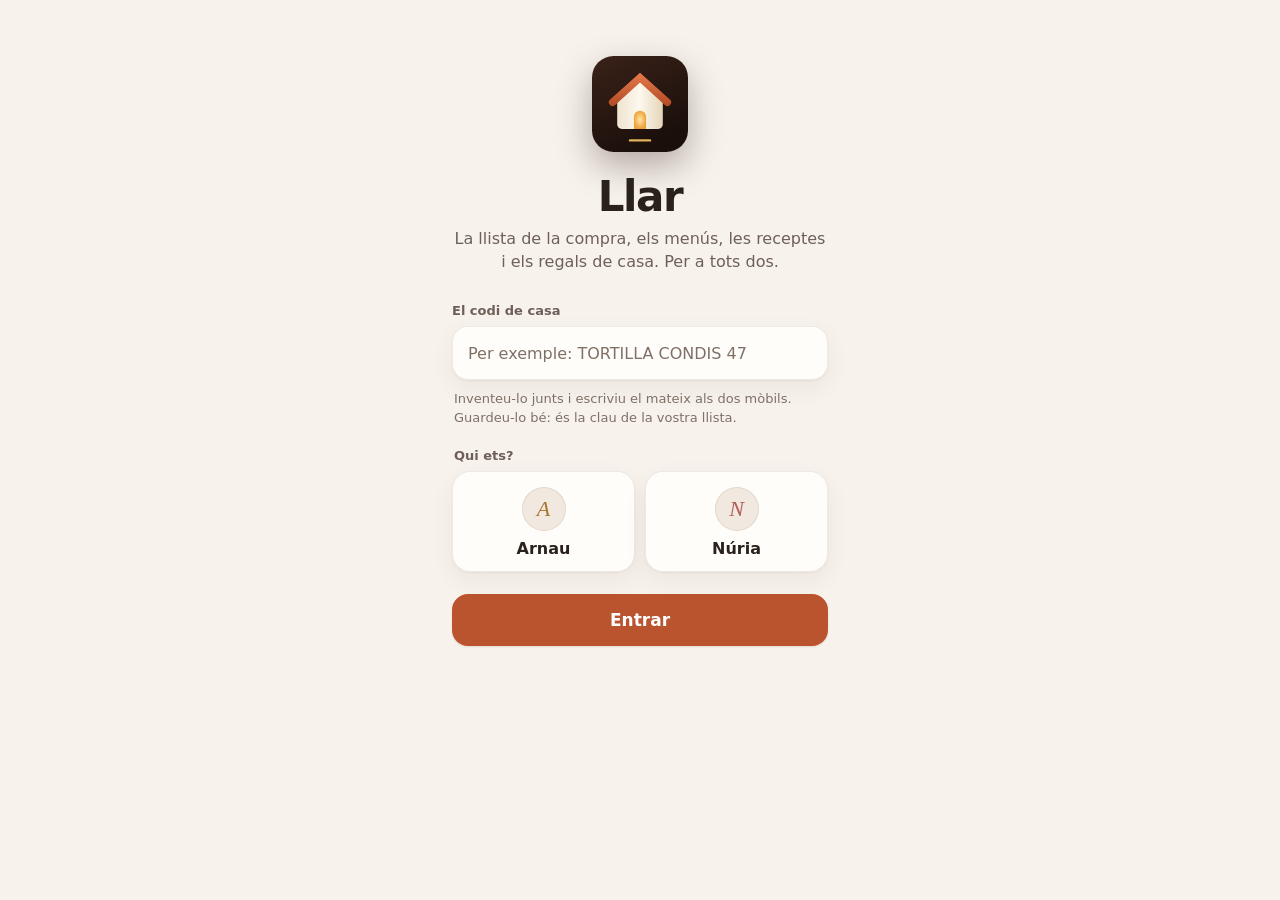
<file: index.html>
<!doctype html>
<html lang="ca">
<head>
<meta charset="utf-8">
<meta name="viewport" content="width=device-width, initial-scale=1, viewport-fit=cover">
<meta name="theme-color" content="#f7f2ec" media="(prefers-color-scheme: light)">
<meta name="theme-color" content="#14110f" media="(prefers-color-scheme: dark)">
<meta name="robots" content="noindex">
<meta name="apple-mobile-web-app-capable" content="yes">
<meta name="mobile-web-app-capable" content="yes">
<meta name="apple-mobile-web-app-status-bar-style" content="default">
<meta name="apple-mobile-web-app-title" content="Llar">
<title>Llar</title>
<link rel="manifest" href="manifest.webmanifest">
<link rel="icon" href="icona-192.png">
<link rel="apple-touch-icon" href="icona-180.png">
<link rel="stylesheet" href="estil.css">
</head>
<body>
<div id="app"></div>
<script type="module" src="app.js"></script>
</body>
</html>
</file>
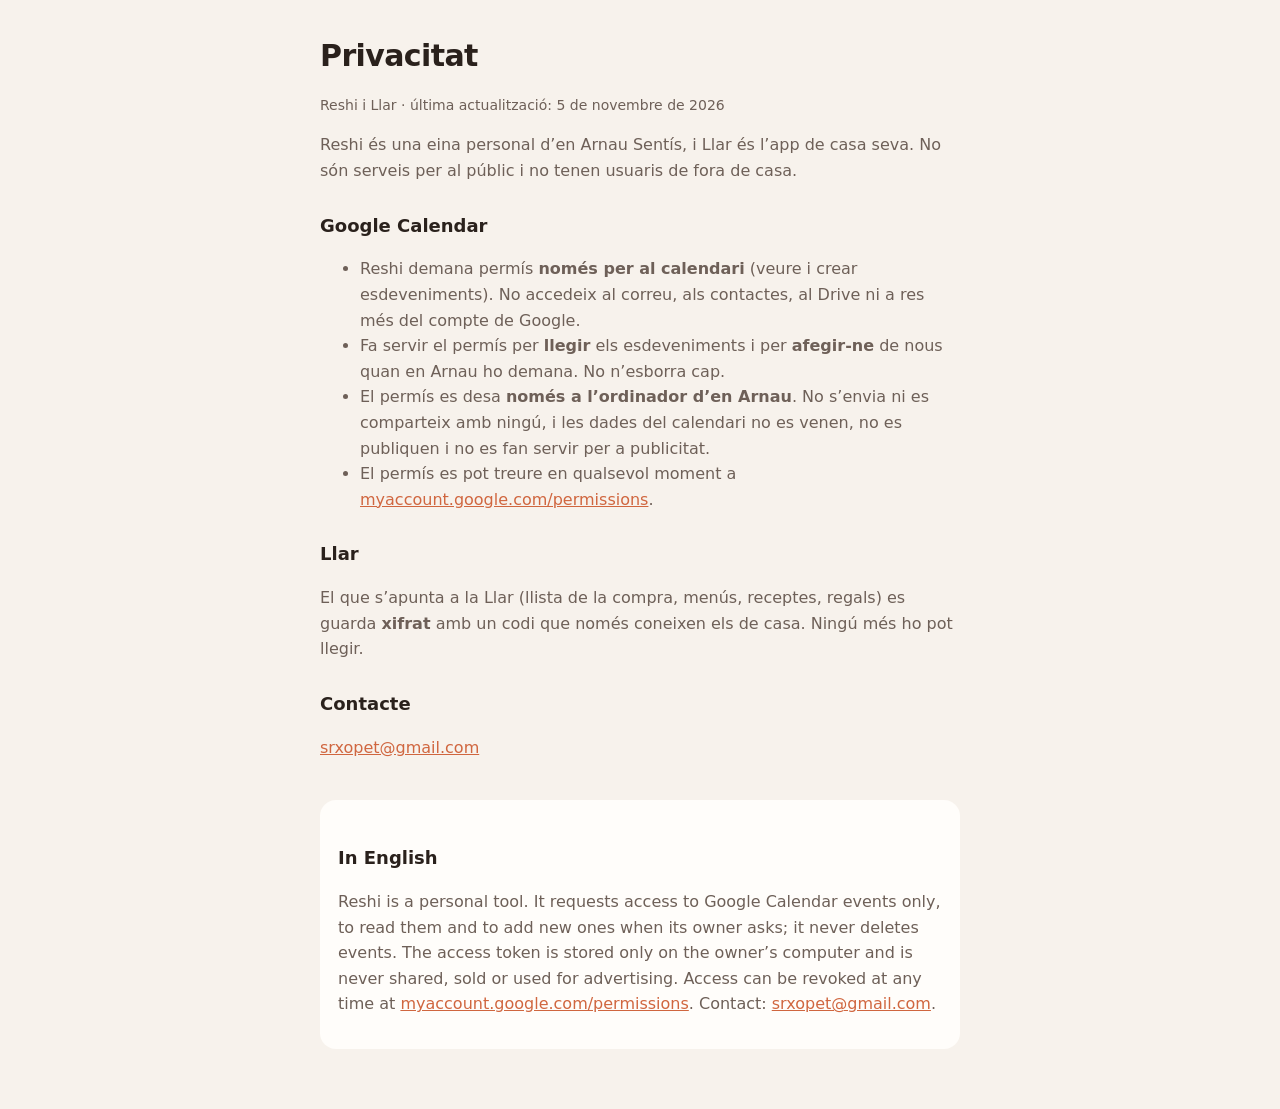
<file: privacitat.html>
<!doctype html>
<html lang="ca">
<head>
<meta charset="utf-8">
<meta name="viewport" content="width=device-width, initial-scale=1">
<title>Reshi i Llar: privacitat</title>
<style>
	:root { --fons: #f7f2ec; --panell: #fffdfa; --text: #2a211c; --text-2: #6e6058; --accent: #d0663f; color-scheme: light; }
	@media (prefers-color-scheme: dark) { :root { --fons: #14110f; --panell: #1f1a17; --text: #f4ece5; --text-2: #b8aaa0; --accent: #ec8a62; color-scheme: dark; } }
	body { margin: 0; padding: 32px 16px 60px; font: 16px/1.6 -apple-system, BlinkMacSystemFont, 'Segoe UI', system-ui, sans-serif; color: var(--text); background: var(--fons); }
	main { max-width: 640px; margin: 0 auto; }
	h1 { margin: 0 0 4px; font-size: 30px; font-weight: 900; letter-spacing: -0.02em; }
	h2 { margin: 28px 0 6px; font-size: 18px; }
	p, li { color: var(--text-2); }
	.data { font-size: 14px; }
	a { color: var(--accent); }
	section.en { margin-top: 40px; padding: 16px 18px; border-radius: 16px; background: var(--panell); }
</style>
</head>
<body>
<main>
	<h1>Privacitat</h1>
	<p class="data">Reshi i Llar · última actualització: 5 de novembre de 2026</p>

	<p>Reshi és una eina personal d’en Arnau Sentís, i Llar és l’app de casa seva. No són serveis per al públic i no
	tenen usuaris de fora de casa.</p>

	<h2>Google Calendar</h2>
	<ul>
		<li>Reshi demana permís <b>només per al calendari</b> (veure i crear esdeveniments). No accedeix al correu, als
		contactes, al Drive ni a res més del compte de Google.</li>
		<li>Fa servir el permís per <b>llegir</b> els esdeveniments i per <b>afegir-ne</b> de nous quan en Arnau ho demana.
		No n’esborra cap.</li>
		<li>El permís es desa <b>només a l’ordinador d’en Arnau</b>. No s’envia ni es comparteix amb ningú, i les dades del
		calendari no es venen, no es publiquen i no es fan servir per a publicitat.</li>
		<li>El permís es pot treure en qualsevol moment a
		<a href="https://myaccount.google.com/permissions">myaccount.google.com/permissions</a>.</li>
	</ul>

	<h2>Llar</h2>
	<p>El que s’apunta a la Llar (llista de la compra, menús, receptes, regals) es guarda <b>xifrat</b> amb un codi que
	només coneixen els de casa. Ningú més ho pot llegir.</p>

	<h2>Contacte</h2>
	<p><a href="mailto:srxopet@gmail.com">srxopet@gmail.com</a></p>

	<section class="en" lang="en">
		<h2>In English</h2>
		<p>Reshi is a personal tool. It requests access to Google Calendar events only, to read them and to add new ones
		when its owner asks; it never deletes events. The access token is stored only on the owner’s computer and is never
		shared, sold or used for advertising. Access can be revoked at any time at
		<a href="https://myaccount.google.com/permissions">myaccount.google.com/permissions</a>.
		Contact: <a href="mailto:srxopet@gmail.com">srxopet@gmail.com</a>.</p>
	</section>
</main>
</body>
</html>
</file>
<file: estil.css>
/* La Llar: càlida i clara, per fer servir amb una mà al súper. Segueix el mode del mòbil (clar o fosc). */
:root {
	--fons: #f7f2ec; --panell: #fffdfa; --panell-2: #f1e9e0; --vora: rgba(70, 40, 20, 0.09);
	--text: #2a211c; --text-2: #6e6058; --text-3: #7f7066;
	--accent: #d0663f; --accent-fort: #b9542f; --fons-boto: #b9542f; --accent-suau: rgba(208, 102, 63, 0.11); --groc: #ffc857;
	--fet: #4f9a68; --fet-suau: rgba(79, 154, 104, 0.12); --perill: #c8483a;
	--arnau: #a8742f; --nuria: #b25c55; --reshi: #b08d3f;
	--ombra: 0 1px 2px rgba(70, 40, 20, 0.05), 0 8px 24px rgba(70, 40, 20, 0.06);
	--radi: 18px;
	color-scheme: light;
}
@media (prefers-color-scheme: dark) {
	/* mode fosc «Editorial»: negre pur, crema, línies fines en lloc de caixes i un toc de coure */
	:root {
		--fons: #000; --panell: #0b0b0b; --panell-2: #151413; --vora: rgba(245, 237, 224, 0.13);
		--text: #f5ede0; --text-2: #b5ab9c; --text-3: #857c70;
		--accent: #d9a96a; --accent-fort: #e8bd83; --fons-boto: var(--accent); --accent-suau: rgba(217, 169, 106, 0.13);
		--fet: #8fcf9f; --fet-suau: rgba(143, 207, 159, 0.12); --perill: #ff7f73;
		--arnau: #e8bd83; --nuria: #e3a9a0; --reshi: #d2b061;
		--actiu: #f5ede0; --sobre-accent: #000;
		--ombra: none;
		color-scheme: dark;
	}
	.boto-gran, .boto-principal, .boto-suau.actiu { color: #000 !important; background: #f5ede0 !important; }
	.pestanyes .mon[aria-pressed='true'], .ns-dia.avui, .md.avui .md-dia, .s-xip.actiu, .dia.avui .dia-data, .cel.avui b { color: var(--sobre-accent) !important; background: var(--actiu) !important; }
	.ns-dia.avui small, .dia.avui .dia-data span { color: inherit !important; opacity: 0.6 !important; }
	.ns-dia.avui em { background: #000 !important; }
	.pestanyes .mon i { color: #000 !important; background: var(--accent) !important; }
	.pestanyes { background: rgba(0, 0, 0, 0.82) !important; -webkit-backdrop-filter: blur(20px); backdrop-filter: blur(20px); box-shadow: 0 -1px 0 var(--vora) !important; }
	.mon-cap h1 { font-size: 44px !important; font-weight: 600; letter-spacing: -0.02em; }
	.ns-hero { border-radius: 6px !important; background: #151413 !important; }
	.ns-hero b { font-size: 30px; font-weight: 500; }
	.ns-hero small { color: #f5ede0 !important; opacity: 0.75; font-weight: 500; }
	.ns-cal, .ns-porta { padding-left: 2px !important; padding-right: 2px !important; border-radius: 0 !important; background: none !important; box-shadow: inset 0 1px 0 var(--vora) !important; }
	.ns-portes { gap: 0 18px !important; }
	.ns-porta b { font-family: 'New York', Georgia, serif; font-size: 21px; font-weight: 600; }
	.rec-img.sense, .rec-img-buida { background: linear-gradient(135deg, #2a2420, #0d0c0b); }
	::selection { color: #000; background: #d9a96a; }
}
* { box-sizing: border-box; }
html { -webkit-text-size-adjust: 100%; }
body { margin: 0; min-height: 100vh; font-family: -apple-system, BlinkMacSystemFont, 'SF Pro Text', 'Segoe UI', Inter, system-ui, sans-serif; color: var(--text); background: var(--fons); -webkit-tap-highlight-color: transparent; -webkit-font-smoothing: antialiased; }
body.amb-full { overflow: hidden; }
button, input, textarea { font: inherit; color: inherit; }
button { cursor: pointer; -webkit-user-select: none; user-select: none; }
button:active { transform: scale(0.97); }
svg { flex: none; }
[hidden] { display: none !important; }
:focus-visible { outline: 2px solid var(--accent); outline-offset: 2px; }

/* les rodonetes de cada persona */
.av { display: inline-grid; flex: none; place-items: center; width: 24px; height: 24px; border-radius: 50%; font-size: 11.5px; font-weight: 700; color: #fff; background: var(--text-3); }
.av.gran { width: 44px; height: 44px; font-size: 19px; }
.av-arnau { background: var(--arnau); }
.av-nuria { background: var(--nuria); }
.av-reshi { background: var(--reshi); }

/* botons */
.boto-gran { display: flex; align-items: center; justify-content: center; gap: 8px; width: 100%; height: 52px; border: 0; border-radius: 16px; font-size: 17px; font-weight: 700; color: #fff; background: var(--fons-boto); box-shadow: 0 1px 2px rgba(70, 40, 20, 0.12); }
.boto-principal { display: flex; align-items: center; gap: 6px; height: 44px; padding: 0 16px; border: 0; border-radius: 14px; font-size: 15px; font-weight: 700; color: #fff; background: var(--fons-boto); }
.boto-suau { display: inline-flex; align-items: center; justify-content: center; gap: 6px; min-width: 40px; height: 40px; padding: 0 12px; border: 0; border-radius: 12px; font-size: 14px; font-weight: 700; color: var(--accent-fort); background: var(--accent-suau); }
.boto-suau.actiu { color: #fff; background: var(--fons-boto); }
.boto-suau.ample { width: 100%; height: 48px; }
.boto-perill { display: inline-flex; align-items: center; gap: 6px; height: 44px; padding: 0 14px; border: 0; border-radius: 12px; font-size: 14px; font-weight: 700; color: var(--perill); background: none; }
.enllac { padding: 0; border: 0; font-weight: 700; color: var(--accent-fort); background: none; text-decoration: underline; text-underline-offset: 3px; }

/* entrar */
.entrar { display: flex; flex-direction: column; align-items: center; max-width: 420px; margin: 0 auto; padding: max(56px, calc(env(safe-area-inset-top) + 36px)) 22px 40px; text-align: center; }
.logo-gran { display: grid; place-items: center; width: 96px; height: 96px; border-radius: 22.5%; box-shadow: 0 14px 34px rgba(58, 34, 25, 0.35); }
.entrar h1 { margin: 20px 0 6px; font-size: 42px; font-weight: 700; letter-spacing: -0.035em; }
.entrar > p { margin: 0 0 30px; font-size: 16px; line-height: 1.45; color: var(--text-2); }
.entrar form { display: flex; flex-direction: column; gap: 14px; width: 100%; text-align: left; }
.entrar label, .entrar legend { display: flex; flex-direction: column; gap: 8px; font-size: 13px; font-weight: 700; color: var(--text-2); }
.entrar input[name='codi'] { height: 54px; padding: 0 16px; border: 0; border-radius: 16px; outline: 0; font-size: 18px; font-weight: 700; letter-spacing: 0.05em; text-transform: uppercase; background: var(--panell); box-shadow: inset 0 0 0 1px var(--vora), var(--ombra); }
.entrar input[name='codi']:focus { box-shadow: inset 0 0 0 2px var(--accent); }
.entrar input[name='codi']::placeholder { font-weight: 500; letter-spacing: 0; text-transform: none; color: var(--text-3); }
.ajuda { margin: -4px 2px 6px; font-size: 13px; line-height: 1.45; color: var(--text-3); }
.entrar fieldset { margin: 0; padding: 0; border: 0; }
.entrar legend { margin-bottom: 8px; }
.persones { display: flex; gap: 10px; }
.persona { position: relative; flex: 1; }
.persona input { position: absolute; opacity: 0; }
.persona > span { display: flex; flex-direction: column; align-items: center; gap: 8px; padding: 16px 0 14px; border-radius: 18px; font-size: 16px; font-weight: 700; color: var(--text); background: var(--panell); box-shadow: inset 0 0 0 1px var(--vora), var(--ombra); transition: box-shadow 0.15s; }
.persona input:checked + span { box-shadow: inset 0 0 0 2.5px var(--accent), var(--ombra); }
.persona input:focus-visible + span { outline: 2px solid var(--accent); outline-offset: 2px; }
.entrar .boto-gran { margin-top: 8px; }
.error { margin: 0; color: var(--perill); }

/* la barra de dalt */
.cap { position: sticky; top: 0; z-index: 5; display: flex; align-items: center; gap: 10px; padding: max(12px, env(safe-area-inset-top)) 16px 10px; background: color-mix(in srgb, var(--fons) 88%, transparent); backdrop-filter: saturate(1.4) blur(14px); -webkit-backdrop-filter: saturate(1.4) blur(14px); }
.marca { display: flex; flex: 1; align-items: center; gap: 8px; color: var(--accent-fort); }
.marca b { font-size: 22px; font-weight: 700; letter-spacing: -0.03em; color: var(--text); }
.estat-xarxa { display: flex; align-items: center; gap: 6px; height: 30px; padding: 0 6px; border: 0; font-size: 12.5px; font-weight: 700; color: var(--text-3); background: none; }
.estat-xarxa i, .xarxa-text i { width: 8px; height: 8px; border-radius: 50%; background: var(--text-3); }
.estat-xarxa.al-dia i, .xarxa-text.al-dia i { background: var(--fet); }
.estat-xarxa.sense, .xarxa-text.sense { color: var(--accent-fort); }
.estat-xarxa.sense i, .xarxa-text.sense i { background: var(--accent); }
.estat-xarxa.mirant i { animation: batec 1s ease-in-out infinite alternate; }
@keyframes batec { to { opacity: 0.25; } }
.qui { padding: 0; border: 0; border-radius: 50%; background: none; }
.qui .av { width: 34px; height: 34px; font-size: 14px; }

.pantalla { display: flex; flex-direction: column; gap: 16px; max-width: 560px; margin: 0 auto; padding: 6px 16px calc(110px + env(safe-area-inset-bottom)); }
.titol h1 { margin: 4px 0 4px; font-size: 32px; font-weight: 700; letter-spacing: -0.03em; }
.titol p { margin: 0; font-size: 14.5px; line-height: 1.45; color: var(--text-2); }

/* instal·lar a l'iPhone */
.installar { display: flex; align-items: flex-start; gap: 12px; padding: 14px; border-radius: var(--radi); background: var(--accent-suau); }
.installar-icona { display: grid; flex: none; place-items: center; width: 44px; height: 44px; border-radius: 22.5%; }
.installar > div:nth-child(2) { flex: 1; }
.installar b { font-size: 15px; }
.installar p { margin: 3px 0 0; font-size: 13.5px; line-height: 1.45; color: var(--text-2); }
.installar p svg { vertical-align: -2px; color: var(--accent-fort); }
.installar p span { color: var(--text-3); }
.installar button { display: grid; place-items: center; width: 30px; height: 30px; border: 0; border-radius: 50%; color: var(--text-3); background: none; }

/* afegir */
.afegir { display: flex; gap: 8px; padding: 6px 6px 6px 8px; border-radius: 20px; background: var(--panell); box-shadow: inset 0 0 0 1px var(--vora), var(--ombra); transition: box-shadow 0.15s; }
.afegir:focus-within { box-shadow: inset 0 0 0 2px var(--accent), var(--ombra); }
.afegir textarea { flex: 1; min-height: 46px; max-height: 160px; padding: 12px 8px; border: 0; outline: 0; font-size: 17px; background: none; resize: none; field-sizing: content; }
.afegir textarea::placeholder { color: var(--text-3); }
.afegir button { display: grid; place-items: center; width: 46px; height: 46px; align-self: flex-end; border: 0; border-radius: 15px; color: #fff; background: var(--fons-boto); }
.suggeriments { display: flex; flex-wrap: wrap; gap: 6px; margin-top: -8px; }

.sovint h2, .grup h2 { display: flex; align-items: center; gap: 7px; margin: 0 0 8px 4px; font-size: 15px; font-weight: 700; letter-spacing: 0; color: var(--text-2); }
.xips, .suggeriments { display: flex; flex-wrap: wrap; gap: 7px; }
.xips button, .suggeriments button { display: flex; align-items: center; gap: 4px; height: 36px; padding: 0 13px 0 10px; border: 0; border-radius: 999px; font-size: 14.5px; font-weight: 600; background: var(--panell); box-shadow: inset 0 0 0 1px var(--vora); }
.xips svg, .suggeriments svg { color: var(--accent-fort); }

/* la barra de progrés i les eines */
.barra-llista { display: flex; align-items: center; gap: 8px; }
.progres { position: relative; display: flex; flex: 1; align-items: baseline; gap: 8px; min-width: 0; padding-bottom: 10px; }
.progres b { font-size: 19px; font-weight: 700; letter-spacing: -0.02em; }
.progres span { overflow: hidden; font-size: 13px; color: var(--text-3); white-space: nowrap; text-overflow: ellipsis; }
.progres i { position: absolute; right: 0; bottom: 0; left: 0; height: 4px; border-radius: 4px; background: linear-gradient(90deg, var(--fet) var(--fet), var(--panell-2) var(--fet)); }

/* la llista */
.grup h2 .emoji { display: grid; place-items: center; width: 24px; height: 24px; border-radius: 8px; font-size: 14px; letter-spacing: 0; background: var(--panell-2); }
.grup h2 small { font-weight: 700; color: var(--text-3); opacity: 0.8; }
.grup ul { margin: 0; padding: 0; overflow: hidden; list-style: none; border-radius: var(--radi); background: var(--panell); box-shadow: inset 0 0 0 1px var(--vora), var(--ombra); }
.grup li + li { border-top: 1px solid var(--vora); }
.cosa { display: flex; align-items: center; gap: 13px; width: 100%; min-height: 54px; padding: 10px 14px; border: 0; text-align: left; background: none; }
.cosa:active { transform: none; background: var(--panell-2); }
.check { display: grid; flex: none; place-items: center; width: 26px; height: 26px; border-radius: 50%; color: #fff; box-shadow: inset 0 0 0 2px color-mix(in srgb, var(--text-3) 70%, transparent); transition: background 0.15s; }
.cosa .nom { display: flex; flex: 1; flex-direction: column; gap: 1px; min-width: 0; font-size: 17px; }
.cosa .nom small { display: flex; align-items: center; gap: 4px; font-size: 12.5px; color: var(--text-3); }
.cosa .av { width: 22px; height: 22px; font-size: 10.5px; opacity: 0.9; }
.cosa.fet .check { background: var(--fet); box-shadow: none; }
.cosa.fet .nom { color: var(--text-3); text-decoration: line-through; text-decoration-color: color-mix(in srgb, var(--text-3) 60%, transparent); }
.cosa.fet .av { opacity: 0.5; }
.cosa.nou .check { animation: pop 0.3s ease-out; }
@keyframes pop { 0% { transform: scale(0.6); } 60% { transform: scale(1.15); } 100% { transform: scale(1); } }
.treure { display: grid; place-items: center; width: 38px; height: 38px; margin: -6px -6px -6px 0; border: 0; border-radius: 12px; color: var(--perill); background: color-mix(in srgb, var(--perill) 10%, transparent); }
.carro ul { background: color-mix(in srgb, var(--panell) 60%, transparent); box-shadow: inset 0 0 0 1px var(--vora); }
.carro .boto-gran { margin-top: 12px; background: var(--fet); box-shadow: 0 6px 18px color-mix(in srgb, var(--fet) 30%, transparent); }
.buit { display: flex; flex-direction: column; align-items: center; gap: 4px; margin: 24px 12px; text-align: center; color: var(--text-2); }
.buit-dibuix { display: grid; place-items: center; width: 76px; height: 76px; margin-bottom: 10px; border-radius: 50%; color: var(--accent-fort); background: var(--accent-suau); }
.buit b { font-size: 20px; font-weight: 700; color: var(--text); }
.buit p { max-width: 300px; margin: 4px 0 0; font-size: 15px; line-height: 1.5; }

/* el menú */
.dia { display: flex; gap: 14px; padding: 14px; border-radius: var(--radi); background: var(--panell); box-shadow: inset 0 0 0 1px var(--vora), var(--ombra); }
.dia-data { display: flex; flex: none; flex-direction: column; align-items: center; justify-content: center; width: 50px; height: 56px; border-radius: 14px; background: var(--panell-2); }
.dia-data b { font-size: 21px; font-weight: 700; line-height: 1; font-variant-numeric: tabular-nums; }
.dia-data span { margin-top: 3px; font-size: 11px; font-weight: 700; letter-spacing: 0.05em; text-transform: uppercase; color: var(--text-3); }
.dia.avui { box-shadow: inset 0 0 0 2px var(--accent), var(--ombra); }
.dia.avui .dia-data { color: #fff; background: var(--fons-boto); }
.dia.avui .dia-data span { color: rgba(255, 255, 255, 0.85); }
.dia-cos { display: flex; flex: 1; flex-direction: column; min-width: 0; }
.dia-cos h2 { margin: 2px 0 6px; font-size: 17px; font-weight: 700; }
.plat { display: flex; align-items: center; gap: 9px; padding: 7px 0; border-bottom: 1px solid var(--vora); }
.plat > span:not(.av) { flex: 1; font-size: 15.5px; font-weight: 600; }
.plat .av { width: 20px; height: 20px; font-size: 10px; }
.plat button { display: grid; place-items: center; width: 32px; height: 32px; margin: -4px -6px -4px 0; border: 0; border-radius: 50%; color: var(--text-3); background: none; }
.afegir-plat { display: flex; align-items: center; gap: 5px; align-self: flex-start; height: 34px; margin-top: 8px; padding: 0 12px 0 9px; border: 0; border-radius: 10px; font-size: 14px; font-weight: 700; color: var(--accent-fort); background: var(--accent-suau); }

/* receptes */
.eines-receptes { display: flex; gap: 8px; }
.cerca { display: flex; flex: 1; align-items: center; gap: 8px; height: 44px; padding: 0 12px; border-radius: 14px; color: var(--text-3); background: var(--panell); box-shadow: inset 0 0 0 1px var(--vora); }
.cerca:focus-within { box-shadow: inset 0 0 0 2px var(--accent); }
.cerca input { flex: 1; min-width: 0; height: 100%; border: 0; outline: 0; font-size: 16px; color: var(--text); background: none; }
.receptes { display: flex; flex-direction: column; margin: 0; padding: 0; overflow: hidden; list-style: none; border-radius: var(--radi); background: var(--panell); box-shadow: inset 0 0 0 1px var(--vora), var(--ombra); }
.receptes li + li { border-top: 1px solid var(--vora); }
.recepta { display: flex; align-items: center; gap: 12px; width: 100%; padding: 12px 12px 12px 14px; border: 0; text-align: left; color: var(--text-3); background: none; }
.recepta:active { transform: none; background: var(--panell-2); }
.recepta-icona { display: grid; flex: none; place-items: center; width: 40px; height: 40px; border-radius: 12px; color: var(--accent-fort); background: var(--accent-suau); }
.recepta-text { display: flex; flex: 1; flex-direction: column; gap: 2px; min-width: 0; }
.recepta-text b { font-size: 16px; color: var(--text); }
.recepta-text small { overflow: hidden; font-size: 13px; white-space: nowrap; text-overflow: ellipsis; color: var(--text-3); }
.buit-cerca { margin: 0; text-align: center; color: var(--text-3); }

/* les pestanyes */
.pestanyes { position: fixed; right: 0; bottom: 0; left: 0; z-index: 5; display: flex; justify-content: center; gap: 4px; padding: 6px 12px max(8px, env(safe-area-inset-bottom)); background: color-mix(in srgb, var(--panell) 90%, transparent); backdrop-filter: saturate(1.4) blur(14px); -webkit-backdrop-filter: saturate(1.4) blur(14px); box-shadow: 0 -1px 0 var(--vora); }
.pestanyes button { position: relative; display: flex; flex: 1; max-width: 140px; flex-direction: column; align-items: center; gap: 3px; padding: 6px 0 4px; border: 0; font-size: 11px; font-weight: 700; color: var(--text-3); background: none; }
.pestanyes button[aria-pressed='true'] { color: var(--accent-fort); }
.pestanyes i { position: absolute; top: 1px; left: calc(50% + 8px); min-width: 19px; height: 19px; padding: 0 5px; border: 2px solid var(--panell); border-radius: 999px; font-size: 10.5px; font-style: normal; font-weight: 700; line-height: 15px; color: #fff; background: var(--fons-boto); }

/* el full de baix */
.vel { position: fixed; inset: 0; z-index: 20; background: rgba(20, 12, 8, 0.38); animation: apareix 0.2s ease-out; }
.full { position: fixed; right: 0; bottom: 0; left: 0; z-index: 21; display: flex; flex-direction: column; gap: 14px; max-width: 560px; max-height: 88vh; margin: 0 auto; padding: 10px 18px max(22px, env(safe-area-inset-bottom)); overflow-y: auto; border-radius: 24px 24px 0 0; background: var(--fons); box-shadow: 0 -10px 40px rgba(0, 0, 0, 0.18); animation: puja 0.26s cubic-bezier(0.2, 0.9, 0.3, 1); overscroll-behavior: contain; }
@keyframes apareix { from { opacity: 0; } }
@keyframes puja { from { transform: translateY(40px); opacity: 0; } }
.full-nansa { align-self: center; width: 38px; height: 5px; border-radius: 5px; background: var(--text-3); opacity: 0.4; }
.full-tancar { position: absolute; top: 14px; right: 14px; display: grid; place-items: center; width: 32px; height: 32px; border: 0; border-radius: 50%; color: var(--text-2); background: var(--panell-2); }
.full h2 { margin: 6px 44px 0 0; font-size: 22px; font-weight: 700; letter-spacing: -0.02em; }
.triar { display: flex; flex-direction: column; margin: 0; padding: 0; overflow: hidden; list-style: none; border-radius: var(--radi); background: var(--panell); box-shadow: inset 0 0 0 1px var(--vora); }
.triar li + li { border-top: 1px solid var(--vora); }
.triar button { display: flex; align-items: baseline; justify-content: space-between; gap: 10px; width: 100%; padding: 14px 16px; border: 0; text-align: left; background: none; }
.triar button:active { transform: none; background: var(--accent-suau); }
.triar b { font-size: 16px; font-weight: 700; }
.triar small { flex: none; font-size: 12.5px; color: var(--text-3); }
.plat-lliure { display: flex; gap: 8px; }
.plat-lliure input, .form-recepta input, .form-recepta textarea { flex: 1; min-width: 0; padding: 12px 14px; border: 0; border-radius: 14px; outline: 0; font-size: 16px; background: var(--panell); box-shadow: inset 0 0 0 1px var(--vora); }
.plat-lliure input:focus, .form-recepta input:focus, .form-recepta textarea:focus { box-shadow: inset 0 0 0 2px var(--accent); }
.plat-lliure button { display: grid; place-items: center; width: 48px; border: 0; border-radius: 14px; color: #fff; background: var(--fons-boto); }
.form-recepta { display: flex; flex-direction: column; gap: 14px; }
.form-recepta label { display: flex; flex-direction: column; gap: 7px; font-size: 13px; font-weight: 700; color: var(--text-2); }
.form-recepta textarea { line-height: 1.5; resize: vertical; }
.full-botons { display: flex; align-items: center; justify-content: space-between; gap: 8px; }
.full-botons .boto-suau { height: 44px; }
.perfil { display: flex; flex-direction: column; align-items: center; gap: 6px; padding-top: 6px; text-align: center; }
.perfil .av.gran { width: 64px; height: 64px; font-size: 26px; }
.perfil h2 { margin: 6px 0 0; }
.xarxa-text { display: flex; align-items: center; gap: 7px; margin: 0; font-size: 14px; color: var(--text-2); }
.codi { display: flex; flex-direction: column; gap: 4px; padding: 14px 16px; border-radius: var(--radi); background: var(--panell); box-shadow: inset 0 0 0 1px var(--vora); }
.codi span { font-size: 12px; font-weight: 700; letter-spacing: 0.07em; text-transform: uppercase; color: var(--text-3); }
.codi b { font-size: 19px; letter-spacing: 0.04em; word-break: break-word; }
.codi small { font-size: 13px; line-height: 1.45; color: var(--text-3); }

/* l'avís de baix */
#avis { position: fixed; left: 50%; bottom: calc(86px + env(safe-area-inset-bottom)); z-index: 30; display: flex; align-items: center; gap: 14px; max-width: calc(100% - 32px); padding: 8px 8px 8px 18px; border-radius: 16px; font-size: 14.5px; font-weight: 600; color: #fff; background: #2a211c; box-shadow: 0 10px 30px rgba(0, 0, 0, 0.25); opacity: 0; transform: translate(-50%, 12px); transition: opacity 0.2s, transform 0.2s; pointer-events: none; }
#avis span { padding: 4px 0; }
#avis:not(:has(button)) { padding-right: 18px; }
#avis button { flex: none; height: 34px; padding: 0 12px; border: 0; border-radius: 10px; font-weight: 700; color: var(--groc); background: rgba(255, 255, 255, 0.1); }
#avis.veure { opacity: 1; transform: translate(-50%, 0); pointer-events: auto; }
@media (prefers-color-scheme: dark) { #avis { background: #1c1a18; } }
@media (prefers-reduced-motion: reduce) { *, *::before, *::after { animation: none !important; transition: none !important; } }
.full > * { flex-shrink: 0; }
.form-recepta input, .form-recepta textarea, .plat-lliure input { font-weight: 500; color: var(--text); }
body.amb-full #avis { top: max(14px, env(safe-area-inset-top)); bottom: auto; transform: translate(-50%, -12px); }
body.amb-full #avis.veure { transform: translate(-50%, 0); }
#avis { width: max-content; }

/* cada producte amb la seva icona i el color del seu tipus */
.ic-cosa { display: grid; flex: none; place-items: center; width: 36px; height: 36px; border-radius: 11px; font-size: 21px; line-height: 1; background: color-mix(in srgb, var(--c, var(--text-3)) 15%, transparent); }
.cosa.fet .ic-cosa { filter: grayscale(0.7); opacity: 0.6; }
.grup:not(.carro) h2 { color: var(--c); }
.grup:not(.carro) h2 .emoji { background: color-mix(in srgb, var(--c) 16%, transparent); }
.grup:not(.carro) h2 small { color: var(--c); opacity: 0.7; }
.grup:not(.carro) ul { box-shadow: inset 3px 0 0 var(--c), inset 0 0 0 1px var(--vora), var(--ombra); }
.carro .ic-cosa { --c: var(--text-3); }

/* d'un toc: fitxes amb icona grossa */
.rapid h2, .rapid-cat h3 { display: flex; align-items: center; gap: 7px; margin: 0 0 8px 4px; font-size: 15px; font-weight: 700; letter-spacing: 0; color: var(--text-2); }
.rapids { display: flex; gap: 8px; margin: 0 -16px; padding: 2px 16px 6px; overflow-x: auto; scrollbar-width: none; scroll-snap-type: x proximity; }
.rapids::-webkit-scrollbar { display: none; }
.fitxa { position: relative; display: flex; flex: none; flex-direction: column; align-items: center; justify-content: flex-start; gap: 6px; width: 76px; padding: 10px 4px 9px; border: 0; border-radius: 18px; font-size: 12px; font-weight: 700; line-height: 1.2; text-align: center; color: var(--text); background: var(--panell); box-shadow: inset 0 0 0 1px var(--vora), var(--ombra); scroll-snap-align: start; }
.fitxa > span:last-of-type { display: -webkit-box; overflow: hidden; -webkit-line-clamp: 2; -webkit-box-orient: vertical; }
.fitxa-ic { display: grid; place-items: center; width: 46px; height: 46px; border-radius: 15px; font-size: 27px; line-height: 1; background: color-mix(in srgb, var(--c, var(--accent)) 16%, transparent); }
.fitxa.mes { color: var(--accent-fort); }
.fitxa.mes .fitxa-ic { color: var(--accent-fort); background: var(--accent-suau); }
.fitxa.posat { box-shadow: inset 0 0 0 2px var(--c), var(--ombra); }
.fitxa.posat .fitxa-ic { background: color-mix(in srgb, var(--c) 30%, transparent); }
.fitxa i { position: absolute; top: 5px; right: 5px; display: grid; place-items: center; width: 19px; height: 19px; border-radius: 50%; color: #fff; background: var(--c); }
.rapids.graella { display: grid; grid-template-columns: repeat(auto-fill, minmax(74px, 1fr)); margin: 0; padding: 0; overflow: visible; }
.rapids.graella .fitxa { width: auto; }
.rapid-cat h3 { color: var(--c); }
.rapid-cat h3 span { display: grid; place-items: center; width: 24px; height: 24px; border-radius: 8px; font-size: 14px; background: color-mix(in srgb, var(--c) 16%, transparent); }
.full-explica { margin: -8px 0 0; font-size: 14px; color: var(--text-2); }
.full.quiet, .vel.quiet { animation: none; }

/* --- els regals: de qui és la llista, la casella, i cada regal amb la seva icona i el "el compro jo" --- */
.per-qui { display: flex; gap: 6px; padding: 4px; border-radius: 16px; background: var(--panell-2); }
.per-qui button { display: flex; flex: 1; align-items: center; justify-content: center; gap: 7px; min-width: 0; height: 44px; border: 0; border-radius: 12px; font-size: 15px; font-weight: 700; color: var(--text-2); background: none; }
.per-qui button[aria-pressed='true'] { color: var(--text); background: var(--panell); box-shadow: var(--ombra), inset 0 0 0 1px var(--vora); }
.per-qui .av { width: 22px; height: 22px; font-size: 10.5px; }
.secreta { display: flex; align-items: center; gap: 7px; align-self: flex-start; height: 34px; margin-top: -6px; padding: 0 12px; border: 0; border-radius: 999px; font-size: 13.5px; font-weight: 700; color: var(--text-2); background: var(--panell-2); }
.secreta.actiu { color: var(--nuria); background: color-mix(in srgb, var(--nuria) 13%, transparent); }
.pista { margin: -6px 4px 0; font-size: 13px; line-height: 1.45; color: var(--text-3); }
.regals-compte { margin: 0 4px -6px; font-size: 13px; font-weight: 700; color: var(--fet); }
.regals { display: flex; flex-direction: column; margin: 0; padding: 0; overflow: hidden; list-style: none; border-radius: var(--radi); background: var(--panell); box-shadow: inset 0 0 0 1px var(--vora), var(--ombra); }
.regals li + li { border-top: 1px solid var(--vora); }
.regal { display: flex; align-items: center; gap: 4px; padding-right: 10px; }
.regal-cos { display: flex; flex: 1; align-items: center; gap: 13px; min-width: 0; min-height: 60px; padding: 10px 4px 10px 14px; border: 0; text-align: left; background: none; }
.regal-cos:active { transform: none; background: var(--panell-2); }
.ic-regal { display: grid; flex: none; place-items: center; width: 42px; height: 42px; border-radius: 13px; font-size: 23px; line-height: 1; background: color-mix(in srgb, var(--groc) 22%, var(--panell-2)); }
.regal-text { display: flex; flex: 1; flex-direction: column; gap: 2px; min-width: 0; }
.regal-text b { font-size: 16.5px; font-weight: 700; line-height: 1.3; overflow-wrap: anywhere; }
.regal-text small { display: flex; align-items: center; gap: 4px; font-size: 12.5px; line-height: 1.4; color: var(--text-3); }
.regal-text small.nota { display: -webkit-box; color: var(--text-2); overflow: hidden; -webkit-line-clamp: 2; -webkit-box-orient: vertical; }
.regal-text small.secret { font-weight: 700; color: var(--nuria); }
.regal-enllac { display: grid; flex: none; place-items: center; width: 36px; height: 36px; border-radius: 11px; color: var(--accent-fort); background: var(--accent-suau); }
.regal-compro { display: inline-flex; flex: none; align-items: center; gap: 5px; height: 34px; padding: 0 11px; border: 0; border-radius: 11px; font-size: 13px; font-weight: 700; white-space: nowrap; color: var(--accent-fort); background: var(--accent-suau); }
.regal-compro.fet { color: #fff; background: var(--fet); }
.regal-compro.altre { gap: 6px; font-weight: 700; color: var(--text-2); background: var(--panell-2); }
.regal-compro.altre .av { width: 18px; height: 18px; font-size: 9px; }
.regal.comprat .ic-regal { box-shadow: inset 0 0 0 2px var(--fet); }
.titol-regal { display: flex; align-items: center; gap: 12px; }
.titol-regal .ic-regal { width: 46px; height: 46px; font-size: 26px; }
@media (max-width: 380px) {
	.regal { flex-wrap: wrap; padding: 0 10px 10px 0; }
	.regal-cos { flex-basis: 100%; padding-bottom: 6px; }
	.regal-compro { margin-left: 69px; }
}

/* portar coses d'una altra casa (al full del perfil) */
.portar { display: flex; flex-direction: column; gap: 6px; padding: 14px; border-radius: 16px; background: var(--panell-2); }
.portar b { font-size: 15px; }
.portar small { font-size: 13px; line-height: 1.45; color: var(--text-2); }
.portar div { display: flex; gap: 8px; margin-top: 4px; }
.portar input { flex: 1; min-width: 0; height: 44px; padding: 0 12px; border: 0; border-radius: 12px; font-weight: 600; letter-spacing: 0.04em; text-transform: uppercase; color: var(--text); background: var(--panell); box-shadow: inset 0 0 0 1px var(--vora); }
.portar .boto-suau { height: 44px; }
.buit .enllac { margin-top: 12px; }

/* --- les receptes amb ingredients de veritat: cada un en una fila (producte, quantitat, unitat, rebost) --- */
.ings { display: flex; flex-direction: column; gap: 6px; }
.ings-cap { display: flex; align-items: baseline; justify-content: space-between; margin: 2px 2px 2px; font-size: 13px; color: var(--text-2); }
.ings-cap b { font-weight: 700; }
.ings-cap small { color: var(--text-3); }
.ing { display: flex; align-items: center; gap: 6px; padding: 6px; border-radius: 14px; background: var(--panell); box-shadow: inset 3px 0 0 var(--c), inset 0 0 0 1px var(--vora); }
.ing .ic-cosa { width: 34px; height: 34px; font-size: 19px; }
.ing input, .ing select { min-width: 0; height: 38px; border: 0; border-radius: 10px; font: inherit; font-size: 16px; font-weight: 600; color: var(--text); background: var(--panell-2); }
.ing .ing-nom { flex: 1; padding: 0 10px; background: none; }
.ing .ing-nom:focus { background: var(--panell-2); outline: 0; box-shadow: inset 0 0 0 2px var(--accent); }
/* el marc quan s'escriu: el codi d'entrada i els formularis (abans es treia el focus sense res a canvi) */
.entrar input[name='codi']:focus { box-shadow: inset 0 0 0 2px var(--accent), var(--ombra); }
.plat-lliure input:focus, .form-recepta input:focus, .form-recepta textarea:focus { box-shadow: inset 0 0 0 2px var(--accent); }
.ing .ing-q { width: 58px; padding: 0 6px; text-align: right; font-variant-numeric: tabular-nums; }
.ing .ing-u { width: 82px; padding: 0 4px; font-size: 13.5px; }
.ing-rebost { padding: 0 8px; font-size: 12.5px; font-weight: 700; white-space: nowrap; color: var(--text-3); }
.ing.rebost { box-shadow: inset 3px 0 0 var(--text-3), inset 0 0 0 1px var(--vora); }
.ing.rebost .ing-nom { color: var(--text-2); }
.ing-tipus, .ing-treure { display: grid; flex: none; place-items: center; width: 32px; height: 38px; padding: 0; border: 0; border-radius: 10px; font-size: 16px; color: var(--text-3); background: none; }
.ing-tipus { filter: grayscale(1); opacity: 0.45; }
.ing-tipus.actiu { filter: none; opacity: 1; background: var(--panell-2); }
.ing-nou { display: flex; gap: 6px; margin-top: 2px; }
.ing-nou input { flex: 1; min-width: 0; height: 46px; padding: 0 12px; border: 0; border-radius: 14px; font: inherit; font-size: 15.5px; color: var(--text); background: var(--panell); box-shadow: inset 0 0 0 1.5px var(--accent-suau), inset 0 0 0 1px var(--vora); }
.ing-nou input:focus { outline: 0; box-shadow: inset 0 0 0 2px var(--accent); }
.ing-nou button { display: grid; place-items: center; width: 46px; height: 46px; border: 0; border-radius: 14px; color: #fff; background: var(--fons-boto); }
.ings .pista { margin: 2px 2px 0; }
/* la quantitat a la llista, i per a quins plats és */
.cosa .quant { flex: none; padding: 3px 8px; border-radius: 8px; font-size: 13.5px; font-weight: 700; font-variant-numeric: tabular-nums; white-space: nowrap; color: var(--c, var(--text)); background: color-mix(in srgb, var(--c, var(--text-3)) 13%, transparent); }
.cosa.fet .quant { opacity: 0.55; }
/* el que els plats de la setmana agafen del rebost */
.rebost-setmana { display: flex; flex-direction: column; gap: 8px; padding: 12px 14px; border-radius: var(--radi); background: var(--panell); box-shadow: inset 0 0 0 1px var(--vora); }
.rebost-setmana h2 { margin: 0; font-size: 14px; font-weight: 700; }
.rebost-setmana small { font-size: 12.5px; color: var(--text-3); }
.xips { display: flex; flex-wrap: wrap; gap: 6px; }
.xips button { display: inline-flex; align-items: center; gap: 5px; height: 34px; padding: 0 10px 0 8px; border: 0; border-radius: 999px; font-size: 14px; font-weight: 700; color: var(--text); background: var(--panell-2); }
.xips button svg { color: var(--text-3); }
.recepta-icones { font-size: 15px; letter-spacing: 2px; line-height: 1.2; }
.triar button { flex-direction: column; align-items: stretch; gap: 2px; }
.triar small { flex: 1; overflow: hidden; white-space: nowrap; text-overflow: ellipsis; }
/* cada ingredient en dues línies: el nom sencer a dalt; la quantitat, la unitat i el rebost a sota */
.ing { flex-wrap: wrap; row-gap: 4px; }
.ing .ing-nom { flex: 1 0 calc(100% - 90px); order: 0; }
.ing .ing-treure { order: 1; }
.ing .ing-q, .ing .ing-u, .ing .ing-rebost, .ing .ing-tipus { order: 2; }
.ing .ing-q { width: 70px; margin-left: 40px; }
.ing .ing-u { flex: 1; width: auto; max-width: 150px; }
.ing .ing-rebost { flex: 1; margin-left: 40px; padding: 0 2px; line-height: 38px; }
.ing .ing-tipus { margin-left: auto; width: auto; padding: 0 10px; gap: 4px; display: inline-flex; align-items: center; font-size: 13px; font-weight: 700; filter: none; opacity: 1; color: var(--text-3); }
.ing .ing-tipus span { filter: grayscale(1); opacity: 0.5; font-size: 15px; }
.ing .ing-tipus.actiu { color: var(--text); }
.ing .ing-tipus.actiu span { filter: none; opacity: 1; }

/* --- el calendari: el resum d'avui, apuntar, el mes (amb els caps de setmana marcats) i els propers caps de setmana --- */
.pestanyes button { min-width: 0; font-size: 10.5px; }
.avui-cal, .mes, .findes, .connecta-cal { padding: 14px; border-radius: var(--radi); background: var(--panell); box-shadow: inset 0 0 0 1px var(--vora), var(--ombra); }
.avui-cal { display: flex; flex-direction: column; gap: 8px; }
.avui-cal h2, .findes h2 { display: flex; align-items: baseline; gap: 8px; margin: 0; font-size: 18px; font-weight: 700; }
.avui-cal h2 small { font-size: 13.5px; font-weight: 700; color: var(--text-3); }
.buit-petit { margin: 0; font-size: 14px; color: var(--text-3); }
.avui-plat { display: flex; align-items: center; gap: 6px; margin: 0; font-size: 15px; font-weight: 700; color: var(--accent-fort); }
.avui-info { display: flex; flex-wrap: wrap; align-items: center; gap: 5px; }
.avui-info span, .finde-coses span, .dia-plans span { display: inline-flex; align-items: center; height: 24px; padding: 0 9px; border-radius: 999px; font-size: 12.5px; font-weight: 700; color: color-mix(in srgb, var(--c) 75%, var(--text)); background: color-mix(in srgb, var(--c) 15%, transparent); }
.avui-info small { font-size: 12.5px; color: var(--text-3); }
.connecta-cal { display: flex; flex-direction: column; align-items: flex-start; gap: 6px; }
.connecta-cal p { margin: 0 0 4px; font-size: 14px; line-height: 1.45; color: var(--text-2); }
.events { display: flex; flex-direction: column; gap: 4px; margin: 0; padding: 0; list-style: none; }
.event { display: flex; align-items: center; gap: 10px; padding: 8px 10px 8px 12px; border-radius: 12px; background: color-mix(in srgb, var(--c) 9%, transparent); box-shadow: inset 3px 0 0 var(--c); }
.event-hora { flex: none; min-width: 46px; font-size: 13px; font-weight: 700; font-variant-numeric: tabular-nums; color: var(--text-2); }
.event-text { display: flex; flex: 1; flex-direction: column; min-width: 0; }
.event-text b { font-size: 15px; font-weight: 700; line-height: 1.3; }
.event-text small { font-size: 12.5px; color: var(--text-3); }
.event .av { width: 22px; height: 22px; font-size: 10.5px; }
.nota-apat { margin: 0; padding: 7px 10px; border-radius: 10px; font-size: 13.5px; color: var(--text-2); background: var(--panell-2); }
.nota-apat small { color: var(--text-3); }
.dia-plans { display: flex; flex-wrap: wrap; gap: 4px; margin: 0 0 6px; }
.dia-cos .nota-apat { margin-bottom: 6px; }
.apunta { display: flex; gap: 8px; padding: 6px 6px 6px 8px; border-radius: 18px; background: var(--panell); box-shadow: inset 0 0 0 1px var(--vora), var(--ombra); }
.apunta:focus-within { box-shadow: inset 0 0 0 2px var(--accent), var(--ombra); }
.apunta input { flex: 1; min-width: 0; height: 42px; padding: 0 8px; border: 0; outline: 0; font-size: 16px; color: var(--text); background: none; }
.apunta button { display: grid; place-items: center; width: 42px; height: 42px; border: 0; border-radius: 13px; color: #fff; background: var(--fons-boto); }
.mes-cap { display: flex; align-items: center; justify-content: space-between; margin-bottom: 10px; }
.mes-cap b { font-size: 18px; font-weight: 700; }
.mes-cap .boto-suau { width: 40px; font-size: 20px; }
.graella-mes { display: grid; grid-template-columns: repeat(7, 1fr); gap: 3px; }
.graella-mes > small { padding-bottom: 4px; font-size: 11px; font-weight: 700; text-align: center; text-transform: uppercase; color: var(--text-3); }
.graella-mes > small.finde { color: var(--accent-fort); }
.cel { display: flex; flex-direction: column; align-items: center; gap: 2px; min-width: 0; height: 58px; padding: 5px 2px 3px; border: 0; border-radius: 10px; background: none; }
.cel.finde { background: color-mix(in srgb, var(--accent) 7%, transparent); }
.cel.passat { opacity: 0.45; }
.cel b { display: grid; place-items: center; width: 24px; height: 22px; border-radius: 8px; font-size: 13.5px; font-weight: 700; }
.cel.avui b { color: #fff; background: var(--fons-boto); }
.cel-plans { display: flex; flex-wrap: wrap; justify-content: center; align-items: center; gap: 2px; min-height: 12px; }
.cel-plans i { width: 6px; height: 6px; border-radius: 50%; background: var(--c); }
.cel-plans i.partit, .cel-plans i.plat { width: auto; height: auto; font-size: 10px; font-style: normal; line-height: 1; background: none; }
.cel-plans em { font-size: 10px; font-style: normal; font-weight: 700; color: var(--text-3); }
.cel-info { display: flex; flex-direction: column; gap: 2px; width: 100%; margin-top: auto; }
.cel-info i { display: block; height: 3px; border-radius: 2px; background: var(--c); }
.error-cal { display: flex; align-items: center; gap: 6px; margin: 0; font-size: 13px; color: var(--perill); }
.findes { display: flex; flex-direction: column; gap: 8px; }
.finde-fila { display: flex; align-items: center; gap: 12px; padding: 8px 4px; border: 0; border-top: 1px solid var(--vora); text-align: left; background: none; }
.finde-data { display: flex; flex: none; flex-direction: column; align-items: center; width: 44px; line-height: 1.1; }
.finde-data b { font-size: 20px; font-weight: 700; }
.finde-data small { font-size: 11.5px; font-weight: 700; text-transform: uppercase; color: var(--text-3); }
.finde-coses { display: flex; flex: 1; flex-wrap: wrap; gap: 4px; min-width: 0; }
.finde-coses > small { font-size: 14px; font-weight: 700; color: var(--fet); }
.dia-menu { display: flex; flex-direction: column; padding: 12px 14px; border-radius: 16px; background: var(--panell-2); }
.dia-menu h3 { display: flex; align-items: center; gap: 6px; margin: 0 0 4px; font-size: 14px; font-weight: 700; color: var(--accent-fort); }
/* els calendaris, al perfil */
.cals { display: flex; flex-direction: column; gap: 8px; padding: 14px; border-radius: 16px; background: var(--panell-2); }
.cals > b { font-size: 15px; }
.cal-fila { display: flex; align-items: center; gap: 10px; padding: 8px 10px; border-radius: 12px; background: var(--panell); }
.cal-fila > span:nth-child(2) { display: flex; flex: 1; flex-direction: column; min-width: 0; }
.cal-fila small { font-size: 12.5px; color: var(--text-3); }
.cal-tipus { font-size: 18px; }
.cal-treure { display: grid; place-items: center; width: 32px; height: 32px; border: 0; border-radius: 50%; color: var(--text-3); background: none; }
.form-cal { display: flex; flex-direction: column; gap: 6px; }
.form-cal input, .form-cal select { min-width: 0; height: 42px; padding: 0 10px; border: 0; border-radius: 11px; font: inherit; font-size: 15px; color: var(--text); background: var(--panell); box-shadow: inset 0 0 0 1px var(--vora); }
.form-cal div { display: flex; gap: 6px; }
.form-cal div input { flex: 1; }
.form-cal small { font-size: 12.5px; line-height: 1.4; color: var(--text-3); }

/* que no s'ampliï en tocar dos cops ni en escriure (a l'iPhone, les caselles de menys de 16px fan zoom) */
html { touch-action: manipulation; }
input, select, textarea { font-size: 16px !important; }

/* --- calendari (v2): el botó d'apuntar, la llegenda, i qui és a Reus i els plans en llistes, separats --- */
.titol-amb-boto { display: flex; align-items: center; justify-content: space-between; gap: 10px; }
.titol-amb-boto .boto-suau { height: 38px; }
.llegenda { display: flex; flex-wrap: wrap; align-items: center; gap: 6px; margin: -2px 0 10px; }
.mostra { height: 30px; padding: 0 10px; border: 0; border-radius: 999px; font-size: 12.5px; font-weight: 700; color: var(--text-3); background: var(--panell-2); text-decoration: line-through; }
.mostra.actiu { color: var(--text); background: var(--accent-suau); text-decoration: none; }
.claus { display: flex; flex-wrap: wrap; gap: 4px 10px; margin-left: auto; font-size: 12px; font-weight: 700; color: var(--text-3); }
.claus span { display: inline-flex; align-items: center; gap: 4px; }
.claus i { width: 8px; height: 8px; border-radius: 50%; background: var(--c); }
.cel b { gap: 1px; width: auto; min-width: 24px; padding: 0 3px; }
.cel b .plat { font-size: 9px; font-style: normal; }
.cel-textos { display: none; }
.cel-info i span { display: none; }
.cal-graella { display: flex; flex-direction: column; gap: 16px; }
.cal-esq, .cal-dre { display: flex; flex-direction: column; gap: 16px; min-width: 0; }
.cal-llista { display: flex; flex-direction: column; gap: 4px; padding: 14px; border-radius: var(--radi); background: var(--panell); box-shadow: inset 0 0 0 1px var(--vora), var(--ombra); }
.cal-llista h2 { display: flex; align-items: baseline; gap: 8px; margin: 0 0 6px; font-size: 17px; font-weight: 700; }
.cal-llista h2 small { font-size: 13px; font-weight: 700; color: var(--text-3); }
.persona-fila, .pla-fila { display: flex; align-items: center; gap: 10px; width: 100%; min-height: 44px; padding: 6px 8px; border: 0; border-radius: 12px; text-align: left; background: none; }
.persona-fila:active, .pla-fila:active { transform: none; background: var(--panell-2); }
.persona-fila i { flex: none; width: 26px; height: 8px; border-radius: 4px; background: var(--c); }
.persona-fila b { flex: 1; font-size: 15.5px; font-weight: 700; }
.persona-fila span { font-size: 13.5px; font-weight: 700; color: color-mix(in srgb, var(--c) 70%, var(--text)); }
.pla-fila { box-shadow: inset 3px 0 0 var(--c); border-radius: 4px 12px 12px 4px; }
.pla-fila.passat { opacity: 0.45; }
.pla-dia { display: flex; flex: none; flex-direction: column; align-items: center; width: 30px; line-height: 1.05; }
.pla-dia b { font-size: 17px; font-weight: 700; }
.pla-dia small { font-size: 10.5px; font-weight: 700; text-transform: uppercase; color: var(--text-3); }
.pla-text { display: flex; flex: 1; flex-direction: column; min-width: 0; }
.pla-text b { overflow: hidden; font-size: 15px; font-weight: 700; white-space: nowrap; text-overflow: ellipsis; }
.pla-text small { font-size: 12.5px; color: var(--text-3); }
.pla-fila .av { width: 22px; height: 22px; font-size: 10.5px; }
.dia-bloc h3 { margin: 0 0 6px; font-size: 14px; font-weight: 700; color: var(--text-2); }

/* --- a l'ordinador: més ample, les pestanyes a dalt al costat del logo, i les coses en dues columnes --- */
@media (min-width: 900px) {
	.cap { min-height: 68px; padding: 10px max(28px, calc((100% - 1120px) / 2 + 28px)); }
	.marca b { font-size: 24px; }
	.pestanyes { top: 0; right: auto; bottom: auto; left: 50%; z-index: 6; height: 68px; align-items: center; gap: 2px; padding: 0; transform: translateX(-50%); background: none; box-shadow: none; backdrop-filter: none; -webkit-backdrop-filter: none; }
	.pestanyes button { flex: none; flex-direction: row; gap: 8px; max-width: none; height: 42px; padding: 0 14px; border-radius: 12px; font-size: 15px; }
	.pestanyes button svg { width: 19px; height: 19px; }
	.pestanyes button[aria-pressed='true'] { background: var(--accent-suau); }
	.pestanyes i { position: static; margin-left: -2px; border: 0; line-height: 19px; }
	.pantalla { display: grid; grid-template-columns: repeat(2, minmax(0, 1fr)); gap: 18px 24px; align-items: start; max-width: 1120px; padding: 18px 28px 60px; }
	.pantalla > * { grid-column: 1 / -1; }
	.pantalla > .grup, .pantalla > .dia { grid-column: auto; }
	.titol h1 { font-size: 40px; }
	.titol p { font-size: 16px; }
	.receptes, .regals { display: grid; grid-template-columns: repeat(2, minmax(0, 1fr)); }
	.receptes li + li, .regals li + li { border-top: 0; }
	.receptes li, .regals li { border-bottom: 1px solid var(--vora); }
	.cosa .nom, .regal-text b { font-size: 17.5px; }
	/* el calendari: el mes gran a l'esquerra, amb el que hi ha escrit a cada dia; les llistes a la dreta */
	.cal-graella { display: grid; grid-template-columns: minmax(0, 2.3fr) minmax(300px, 1fr); gap: 24px; align-items: start; }
	.mes { padding: 18px; }
	.mes-cap b { font-size: 22px; }
	.graella-mes { gap: 5px; }
	.cel { align-items: stretch; height: 112px; padding: 6px; border-radius: 12px; background: var(--panell-2); }
	.cel.finde { background: color-mix(in srgb, var(--accent) 10%, var(--panell-2)); }
	.cel:hover { box-shadow: inset 0 0 0 2px var(--accent-suau); }
	.cel b { align-self: flex-start; font-size: 14px; }
	.cel-plans { display: none; }
	.cel-textos { display: flex; flex-direction: column; gap: 2px; min-width: 0; }
	.cel-ev { overflow: hidden; padding: 1px 5px; border-radius: 5px; font-size: 11.5px; font-weight: 700; line-height: 1.35; white-space: nowrap; text-overflow: ellipsis; text-align: left; color: color-mix(in srgb, var(--c) 70%, var(--text)); background: color-mix(in srgb, var(--c) 14%, transparent); }
	.cel-textos em { font-size: 11px; font-style: normal; font-weight: 700; color: var(--text-3); }
	.cel-info i { height: 15px; border-radius: 4px; }
	.cel-info i span { display: block; overflow: hidden; padding: 0 5px; font-size: 10.5px; font-weight: 700; line-height: 15px; white-space: nowrap; text-overflow: ellipsis; color: #fff; }
	/* els fulls: una finestra al mig en lloc de pujar des de baix */
	.full { top: 50%; bottom: auto; left: 50%; right: auto; width: min(620px, 92vw); max-height: 86vh; margin: 0; padding: 22px 26px 26px; border-radius: 24px; transform: translate(-50%, -50%); animation: apareix 0.18s ease-out; }
	.full-nansa { display: none; }
	#avis { bottom: 28px; }
}

/* --- afegir ingredients (v2): la casella amb suggeriments, cada ingredient amb − i +, i el rebost en xips --- */
.ing-nou textarea { flex: 1; min-width: 0; min-height: 46px; max-height: 140px; padding: 12px; border: 0; border-radius: 14px; font: inherit; font-size: 16px; line-height: 1.35; color: var(--text); background: var(--panell); box-shadow: inset 0 0 0 1.5px var(--accent-suau), inset 0 0 0 1px var(--vora); resize: none; field-sizing: content; }
.ing-nou textarea:focus { outline: 0; box-shadow: inset 0 0 0 2px var(--accent); }
.ing-nou button { align-self: flex-end; }
.ing-sug { display: flex; flex-direction: column; overflow: hidden; margin-top: -2px; border-radius: 14px; background: var(--panell); box-shadow: inset 0 0 0 1px var(--vora), var(--ombra); }
.sug-ing { display: flex; align-items: center; gap: 10px; min-height: 46px; padding: 6px 12px 6px 8px; border: 0; text-align: left; background: none; }
.sug-ing + .sug-ing { border-top: 1px solid var(--vora); }
.sug-ing:first-child { background: var(--accent-suau); }
.sug-ing:active { transform: none; background: var(--panell-2); }
.sug-ing .ic-cosa { width: 30px; height: 30px; font-size: 17px; }
.sug-ing b { flex: 1; font-size: 15.5px; font-weight: 700; }
.sug-ing small { font-size: 13px; font-weight: 700; color: var(--accent-fort); }
.sug-ing.nou b { font-weight: 600; color: var(--text-2); }
.ings-sub { display: flex; align-items: baseline; gap: 6px; margin: 10px 2px 2px; font-size: 14px; font-weight: 700; color: var(--text-2); }
.ings-sub small { font-size: 12px; font-weight: 700; color: var(--text-3); }
/* cada ingredient: icona, nom i treure a dalt; − quantitat + i la unitat a sota */
.ing { display: grid; grid-template-columns: 34px minmax(0, 1fr) auto; column-gap: 8px; row-gap: 4px; align-items: center; padding: 8px; }
.ing .ic-cosa { grid-column: 1; grid-row: 1 / span 2; align-self: start; }
.ing .ing-nom { grid-column: 2; grid-row: 1; height: 36px; padding: 0 8px; font-weight: 700; }
.ing .ing-treure { grid-column: 3; grid-row: 1; }
.ing-fila2 { grid-column: 2 / span 2; grid-row: 2; display: flex; align-items: center; gap: 6px; }
.ing-q-grup { display: flex; align-items: center; overflow: hidden; border-radius: 11px; background: var(--panell-2); }
.ing-pas { display: grid; flex: none; place-items: center; width: 36px; height: 38px; padding: 0; border: 0; font-size: 20px; font-weight: 700; color: var(--accent-fort); background: none; }
.ing-pas:active { background: var(--accent-suau); }
.ing .ing-q { width: 54px; height: 38px; margin: 0; padding: 0; border-radius: 0; text-align: center; background: none; }
.ing .ing-u { flex: 1; max-width: 130px; height: 38px; margin: 0; }
.ing .ing-tipus { margin-left: auto; width: 38px; height: 38px; padding: 0; justify-content: center; }
.ing .ing-tipus span { filter: none; opacity: 1; }
.ing.flash, .ing-xip.flash { animation: brilla 1.2s ease-out; }
@keyframes brilla { from { box-shadow: inset 3px 0 0 var(--c, var(--accent)), 0 0 0 3px var(--accent); } }
.rebost-xips { display: flex; flex-wrap: wrap; gap: 6px; }
.ing-xip { display: inline-flex; align-items: center; gap: 2px; height: 36px; padding: 0 2px 0 10px; border-radius: 999px; font-size: 14.5px; font-weight: 700; background: var(--panell); box-shadow: inset 0 0 0 1px var(--vora); }
.ing-xip button { display: grid; place-items: center; width: 30px; height: 30px; padding: 0; border: 0; border-radius: 50%; font-size: 13px; color: var(--text-3); background: none; }
.ing-rapid { display: inline-flex; align-items: center; gap: 4px; height: 36px; padding: 0 12px 0 9px; border: 0; border-radius: 999px; font-size: 14px; font-weight: 700; color: var(--text-2); background: none; outline: 1.5px dashed var(--text-3); outline-offset: -1.5px; }
.ing .ing-nom, .ing .ing-q, .ing .ing-u, .ing .ing-tipus, .ing .ing-treure, .ing .ing-pas { order: 0; }

/* --- el menú (v2): la nevera, dinar i sopar, per a qui, tuppers --- */
.nevera { display: flex; flex-direction: column; gap: 10px; padding: 14px; border-radius: var(--radi); background: color-mix(in srgb, #5b9fe0 9%, var(--panell)); box-shadow: inset 0 0 0 1px color-mix(in srgb, #5b9fe0 25%, transparent), var(--ombra); }
.nevera h2 { display: flex; align-items: baseline; gap: 8px; margin: 0; font-size: 17px; font-weight: 700; }
.nevera h2 small { font-size: 13px; font-weight: 700; color: var(--text-3); }
.nevera-xips { display: flex; flex-wrap: wrap; gap: 6px; }
.nevera-xip { display: inline-flex; align-items: center; gap: 6px; height: 38px; padding: 0 12px; border: 0; border-radius: 999px; font-size: 15px; font-weight: 700; color: var(--text); background: var(--panell); box-shadow: inset 0 0 0 1px var(--vora); }
.nevera-xip small { font-size: 12.5px; font-weight: 700; color: var(--text-3); }
.nevera-afegir { display: flex; gap: 6px; }
.nevera-afegir input { flex: 1; min-width: 0; height: 42px; padding: 0 12px; border: 0; border-radius: 12px; font: inherit; color: var(--text); background: var(--panell); box-shadow: inset 0 0 0 1px var(--vora); }
.nevera-afegir button { display: grid; place-items: center; width: 42px; height: 42px; border: 0; border-radius: 12px; color: #fff; background: #5b9fe0; }
.moment { display: flex; flex-direction: column; padding: 6px 0 4px; }
.moment + .moment { border-top: 1px dashed var(--vora); margin-top: 4px; padding-top: 8px; }
.moment h3 { display: flex; flex-wrap: wrap; align-items: baseline; gap: 2px 8px; margin: 0 0 2px; font-size: 14px; font-weight: 700; color: var(--text-2); }
.moment h3 small { font-size: 12.5px; font-weight: 700; color: var(--accent-fort); }
.moment-botons { display: flex; flex-wrap: wrap; gap: 6px; }
.moment .afegir-plat { margin-top: 6px; }
.suggeriment-tupper { height: 34px; margin-top: 6px; padding: 0 12px; border: 0; border-radius: 10px; font-size: 14px; font-weight: 700; color: #2f6db5; background: color-mix(in srgb, #5b9fe0 14%, transparent); }
.plat .plat-tipus { flex: none; font-size: 16px; }
.plat .plat-nom { display: flex; flex: 1; flex-direction: column; min-width: 0; font-size: 15.5px; font-weight: 600; }
.plat .plat-nom small { font-size: 12px; font-weight: 700; color: #2f6db5; }
.plat .plat-per { display: flex; flex: none; gap: 2px; }
/* el full de triar plat */
.plat-opcions { display: flex; flex-direction: column; gap: 10px; padding: 12px; border-radius: 16px; background: var(--panell-2); }
.segment { display: flex; gap: 4px; padding: 3px; border-radius: 12px; background: var(--panell); }
.segment button { flex: 1; height: 38px; border: 0; border-radius: 9px; font-size: 15px; font-weight: 700; color: var(--text-3); background: none; }
.segment button[aria-pressed='true'] { color: #fff; background: var(--fons-boto); }
.plat-per-tria { display: flex; flex-wrap: wrap; align-items: center; gap: 6px; }
.plat-per-tria > span, .plat-tuppers > span { font-size: 14px; font-weight: 700; color: var(--text-2); }
.persona-xip { display: inline-flex; align-items: center; gap: 6px; height: 36px; padding: 0 12px 0 6px; border: 0; border-radius: 999px; font-size: 14.5px; font-weight: 700; color: var(--text-3); background: var(--panell); opacity: 0.6; }
.persona-xip.actiu { color: var(--text); opacity: 1; box-shadow: inset 0 0 0 2px var(--accent); }
.plat-tuppers { display: flex; align-items: center; justify-content: space-between; gap: 10px; }
.plat-tuppers .ing-q-grup { background: var(--panell); }
.plat-tuppers b { min-width: 30px; font-size: 17px; text-align: center; }
.plat-racions { margin: 0; font-size: 13px; line-height: 1.4; color: var(--text-3); }
.plat-sub { margin: 6px 0 -4px; font-size: 14.5px; font-weight: 700; color: var(--text-2); }
.comprar-tambe { display: flex; align-items: center; gap: 8px; margin-top: -6px; font-size: 14px; color: var(--text-2); }
.comprar-tambe input { width: 20px; height: 20px; accent-color: var(--accent-fort); }
.nevera-quan { display: grid; grid-template-columns: 1fr 1fr; gap: 8px; }
.nevera-quan .boto-suau { height: 46px; }
.rapida-tria { align-self: flex-start; height: 38px; padding: 0 12px; border: 0; border-radius: 999px; font-size: 14px; font-weight: 700; color: var(--text-3); background: var(--panell-2); }
.rapida-tria.actiu { color: #8a5a00; background: color-mix(in srgb, var(--groc) 35%, transparent); }

/* el sistema aplicat a la Llar (ESTIL.md): icones de línia en lloc d'emojis a la interfície, res de brillantors */
.plat-tipus svg, .nevera-xip svg, .suggeriment-tupper svg, .plat-sub svg, .cal-tipus svg, .mostra svg, .rapida-tria svg, .nota-apat svg { vertical-align: -2px; }
.cal-tipus { display: grid; place-items: center; font-size: 0; color: var(--text-2); }
.segment button svg { vertical-align: -3px; }
.cel-plans i.plat svg { vertical-align: 0; }
.sovint h2 svg, .grup h2 svg { color: var(--text-3); }

.av-junts { color: #fff; background: var(--text-2); }

/* el logo és la icona de l'app sencera (amb el seu fons): no s'encongeix dins de la barra */
.logo-marca { flex: none; display: block; }

/* --- l'inici: la targeta d'avui, apuntar i els dos blocs (Menjar, Casa) --- */
.inici-cap { padding: 4px 4px 14px; }
.inici-cap small { font-size: 13px; color: var(--text-3); }
.inici-cap h1 { margin: 2px 0 0; font-size: 30px; font-weight: 700; letter-spacing: -0.03em; }
.avui-targeta { display: flex; flex-direction: column; gap: 12px; padding: 18px; border-radius: 24px; color: #fff6ea; background: linear-gradient(160deg, #3a2219, #1a0f0b); box-shadow: 0 14px 30px rgba(58, 34, 25, 0.28); }
.avui-etiqueta { font-size: 13px; font-weight: 600; color: #c9b29c; }
.avui-fila { display: flex; align-items: baseline; justify-content: space-between; gap: 12px; font-size: 15px; }
.avui-fila span { flex: none; color: #e6d6c4; }
.avui-fila b { font-size: 17px; font-weight: 700; text-align: right; }
.avui-fila em { font-style: normal; font-weight: 700; text-align: right; color: #e0b25a; }
.avui-buit { padding: 4px 12px; border: 0; border-radius: 999px; font: inherit; font-size: 13px; font-weight: 700; color: #fff6ea; background: rgba(255, 255, 255, 0.12); }
.avui-ratlla { height: 1px; background: rgba(255, 255, 255, 0.1); }
.apunta-tres { display: grid; grid-template-columns: repeat(2, 1fr); gap: 10px; margin: 14px 0 6px; }
.apunta-tres button { display: flex; flex-direction: column; align-items: center; gap: 6px; min-height: 72px; padding: 12px 0; border: 0; border-radius: 18px; font: inherit; font-size: 13.5px; font-weight: 700; color: var(--accent-fort); background: var(--panell); box-shadow: inset 0 0 0 1px var(--vora); }
.apunta-tres span { color: var(--text); }
.inici-sec { margin: 18px 0 8px 4px; font-size: 14px; font-weight: 700; color: var(--text-3); }
.tiles { display: grid; grid-template-columns: 1fr 1fr; gap: 10px; }
.tile { display: flex; flex-direction: column; align-items: flex-start; gap: 8px; min-height: 104px; padding: 14px; border: 0; border-radius: 20px; text-align: left; font: inherit; color: var(--accent-fort); background: var(--panell); box-shadow: inset 0 0 0 1px var(--vora); transition: transform 0.15s ease-out; }
.tile:active, .apunta-tres button:active { transform: scale(0.97); }
.tile b { margin-top: auto; font-size: 16px; color: var(--text); }
.tile small { margin-top: -6px; font-size: 13px; line-height: 1.35; color: var(--text-3); display: -webkit-box; -webkit-line-clamp: 2; -webkit-box-orient: vertical; overflow: hidden; }
@media (prefers-reduced-motion: reduce) { .tile, .apunta-tres button { transition: none; } }

/* l'agenda de la Llar: treure un pla i l'opció de Google */
.event-treure { display: grid; flex: none; place-items: center; width: 32px; height: 32px; margin-left: 4px; border: 0; border-radius: 10px; color: var(--text-3); background: none; }
.tambe-google { display: flex; align-items: center; gap: 10px; min-height: 44px; margin-top: 6px; font-size: 14.5px; color: var(--text-2); }
.tambe-google input { width: 20px; height: 20px; accent-color: var(--accent-fort); }

/* --- el menú: una fila per dia, dinar i sopar al costat (tranquil: el color només per a avui) --- */
.menu-cap { display: grid; grid-template-columns: 44px minmax(0, 1fr) minmax(0, 1fr); gap: 6px; margin: 4px 0 6px; font-size: 12px; font-weight: 600; color: var(--text-3); }
.menu-cap span { padding-left: 4px; }
.menu-dies { display: flex; flex-direction: column; gap: 6px; }
.md { display: grid; grid-template-columns: 44px minmax(0, 1fr) minmax(0, 1fr); gap: 6px; }
.md.finde .md-dia span { color: var(--accent-fort); }
.md-dia { display: flex; flex-direction: column; align-items: center; justify-content: center; border-radius: 12px; }
.md-dia span { font-size: 11px; font-weight: 600; color: var(--text-3); }
.md-dia b { font-size: 18px; font-weight: 700; line-height: 1.1; font-variant-numeric: tabular-nums; }
.md.avui .md-dia { color: var(--fons); background: var(--text); }
.md.avui .md-dia span { color: rgba(255, 255, 255, 0.75); }
.mc { position: relative; display: flex; flex-direction: column; justify-content: center; gap: 2px; min-width: 0; min-height: 56px; padding: 8px 10px; border: 0; border-radius: 12px; text-align: left; font: inherit; color: var(--text); background: var(--panell); box-shadow: inset 0 0 0 1px var(--vora); }
.mc small { font-size: 11px; font-weight: 600; color: var(--text-3); }
.mc b { font-size: 14px; font-weight: 600; line-height: 1.25; display: -webkit-box; -webkit-line-clamp: 2; -webkit-box-orient: vertical; overflow: hidden; }
.mc em { position: absolute; top: 7px; right: 8px; font-style: normal; font-size: 11px; font-weight: 700; color: var(--text-3); }
.mc.mc-buit { align-items: flex-start; gap: 4px; background: none; box-shadow: inset 0 0 0 1.5px var(--vora); }
.mc.mc-buit button { display: flex; align-items: center; gap: 4px; min-height: 28px; padding: 0; border: 0; font: inherit; font-size: 13px; font-weight: 600; color: var(--text-3); background: none; }
.mc.mc-buit .mc-tupper { min-height: 24px; font-size: 12px; color: var(--accent-fort); }
.mc.mc-buit small { font-size: 11px; color: var(--text-3); }
.mc.fora { justify-content: center; color: var(--text-3); font-size: 12.5px; }
.menu-nevera { margin-top: 22px; }
.menu-nevera h2 { margin: 0 0 8px 4px; font-size: 15px; font-weight: 700; color: var(--text-2); }
.menu-nevera h2 small { font-weight: 500; color: var(--text-3); }

/* el micro de la llista */
.afegir .boto-mic { color: var(--accent-fort); background: color-mix(in srgb, var(--accent) 12%, transparent); }
.afegir .boto-mic.actiu { color: #fff; background: var(--fons-boto); animation: escolta 1.2s ease-in-out infinite; }
@keyframes escolta { 50% { box-shadow: 0 0 0 6px color-mix(in srgb, var(--accent) 25%, transparent); } }
@media (prefers-reduced-motion: reduce) { .afegir .boto-mic.actiu { animation: none; } }

/* --- més compacte (12/11): files més fines i lletra més petita a la llista; les receptes en dues columnes --- */
.cosa { gap: 10px; min-height: 46px; padding: 6px 12px; }
.cosa .nom { font-size: 15.5px; }
.cosa .nom small { font-size: 12px; }
.ic-cosa { width: 30px; height: 30px; border-radius: 9px; font-size: 17px; }
.cosa .quant { padding: 2px 7px; font-size: 12.5px; }
.grup h2, .sovint h2 { font-size: 13px; }
.receptes { display: grid; grid-template-columns: 1fr 1fr; gap: 8px; overflow: visible; background: none; box-shadow: none; border-radius: 0; }
.receptes li + li { border-top: 0; }
.receptes li { display: flex; }
.recepta { flex-direction: column; align-items: flex-start; gap: 8px; height: 100%; padding: 12px; border-radius: 16px; background: var(--panell); box-shadow: inset 0 0 0 1px var(--vora); }
.recepta-icona { width: 34px; height: 34px; border-radius: 10px; }
.recepta-text b { font-size: 14.5px; line-height: 1.25; }
.recepta-text small { font-size: 12px; white-space: normal; display: -webkit-box; -webkit-line-clamp: 2; -webkit-box-orient: vertical; }
.recepta-tipus { font-size: 11.5px; font-weight: 600; color: var(--text-3); }
.recepta .recepta-icones { margin-top: auto; font-size: 13px; }

/* --- Records (records.js): el mur, el mapa dels viatges i el diari --- */
.rec-titol-serif, .rec-cap h1, .rec-hero h2, .rec-post-titol b, .rec-viatge b, .rec-faunany b, .tile-records b { font-family: 'New York', 'Iowan Old Style', Georgia, serif; letter-spacing: -0.01em; }
.tile-records { position: relative; display: flex; align-items: flex-end; gap: 10px; width: 100%; min-height: 120px; margin-top: 10px; padding: 16px; overflow: hidden; border: 0; border-radius: 22px; text-align: left; font: inherit; color: #fff6ea; background: linear-gradient(160deg, #3a2219, #1a0f0b); }
.tile-records img { position: absolute; inset: 0; width: 100%; height: 100%; object-fit: cover; opacity: 0; transition: opacity 0.4s; }
.tile-records img.carregada { opacity: 0.55; }
.tile-records span { position: relative; flex: 1; display: flex; flex-direction: column; gap: 2px; }
.tile-records small { font-size: 12px; font-weight: 600; color: #e0b25a; }
.tile-records b { font-size: 20px; line-height: 1.15; }
.tile-records svg { position: relative; }
.rec-img { display: block; width: 100%; height: 100%; object-fit: cover; object-position: 50% 35%; background: color-mix(in srgb, var(--text) 8%, transparent); opacity: 0; transition: opacity 0.35s ease-out; }
.rec-img.carregada { opacity: 1; }
.rec-img.sense, .rec-img-buida { opacity: 1; background: linear-gradient(135deg, #e9c9a3, #b9744a); }
.rec-cap { display: flex; align-items: flex-end; justify-content: space-between; padding: 4px 4px 12px; }
.rec-cap small { font-size: 12.5px; color: var(--text-3); }
.rec-cap h1 { margin: 0; font-size: 32px; font-weight: 700; }
.rec-mes { display: grid; place-items: center; width: 44px; height: 44px; border: 0; border-radius: 14px; color: #fff; background: var(--fons-boto); }
.rec-xips { display: flex; gap: 6px; margin: 0 -16px 12px; padding: 0 16px; overflow-x: auto; scrollbar-width: none; }
.s-xip { flex: none; min-height: 34px; padding: 0 13px; border: 0; border-radius: 999px; font: inherit; font-size: 13.5px; font-weight: 600; color: var(--text-2); background: var(--panell); box-shadow: inset 0 0 0 1px var(--vora); }
.s-xip.actiu { color: var(--fons); background: var(--text); box-shadow: none; }
.rec-faunany { display: flex; align-items: center; gap: 12px; width: 100%; margin-bottom: 12px; padding: 10px; border: 0; border-radius: 20px; text-align: left; font: inherit; color: #fff6ea; background: linear-gradient(160deg, #3a2219, #1a0f0b); }
.rec-faunany .rec-img { flex: none; width: 58px; height: 58px; border-radius: 13px; }
.rec-faunany small { display: block; font-size: 12px; font-weight: 600; color: #e0b25a; }
.rec-faunany b { font-size: 17px; }
.rec-mur { display: flex; flex-direction: column; gap: 14px; }
.rec-post { display: flex; flex-direction: column; gap: 10px; padding: 12px; border-radius: 22px; background: var(--panell); box-shadow: inset 0 0 0 1px var(--vora); }
.rec-post-cap { display: flex; align-items: center; gap: 8px; font-size: 12.5px; color: var(--text-3); }
.rec-qui { display: inline-flex; align-items: center; gap: 6px; }
.rec-qui b { color: var(--text); }
.rec-coll { position: relative; display: grid; gap: 4px; height: 230px; padding: 0; border: 0; overflow: hidden; border-radius: 14px; background: none; }
.rec-coll.n0 { display: none; }
.rec-coll.n1 { grid-template-columns: 1fr; }
.rec-coll.n2 { grid-template-columns: 1fr 1fr; }
.rec-coll.n3 { grid-template-columns: 2fr 1fr; grid-template-rows: 1fr 1fr; }
.rec-coll.n3 .rec-img:first-child { grid-row: span 2; }
.rec-coll .rec-img { border-radius: 10px; }
.rec-coll em { position: absolute; right: 8px; bottom: 8px; padding: 3px 9px; border-radius: 999px; font-style: normal; font-size: 12px; font-weight: 700; color: #fff; background: rgba(0, 0, 0, 0.5); }
.rec-post-titol { display: flex; flex-direction: column; gap: 2px; padding: 0 2px; border: 0; text-align: left; font: inherit; background: none; color: var(--text); }
.rec-post-titol b { font-size: 19px; line-height: 1.2; }
.rec-post-titol small { font-size: 12.5px; color: var(--text-3); }
.rec-nota-curta { margin: 0 2px; font-size: 14px; line-height: 1.45; color: var(--text-2); }
.rec-reac { display: flex; flex-wrap: wrap; gap: 6px; }
.rec-reac button { min-height: 32px; padding: 0 11px; border: 0; border-radius: 999px; font: inherit; font-size: 12.5px; font-weight: 600; color: var(--text-2); background: var(--panell-2); }
.rec-reac button.actiu { color: #fff; background: var(--fons-boto); }
.rec-resp-ult, .rec-resp { display: flex; align-items: flex-start; gap: 8px; padding: 0 2px; border: 0; text-align: left; font: inherit; font-size: 13.5px; line-height: 1.4; color: var(--text-2); background: none; }
.rec-resp-ult b, .rec-resp b { color: var(--text); }
.rec-resp-ult small { margin-left: auto; flex: none; color: var(--text-3); }
.rec-buit { display: flex; flex-direction: column; align-items: flex-start; gap: 8px; padding: 22px; border-radius: 22px; background: var(--panell); box-shadow: inset 0 0 0 1px var(--vora); }
.rec-buit b { font-family: 'New York', Georgia, serif; font-size: 22px; }
.rec-buit p { margin: 0 0 6px; font-size: 14.5px; line-height: 1.5; color: var(--text-2); }
/* el mapa dels viatges */
.rec-mon { position: relative; margin: 0 -16px 16px; overflow: hidden; border-radius: 0 0 26px 26px; background: #1a1410; }
.rec-mapa { height: 360px; background: #1a1410; }
.rec-mapa .leaflet-tile-pane { filter: invert(1) hue-rotate(180deg) brightness(0.85) contrast(0.9) sepia(0.35); }
.rec-pin { width: 46px; height: 46px; padding: 0; overflow: hidden; border: 3px solid #e0b25a; border-radius: 50%; background: #3a2219; box-shadow: 0 0 0 6px rgba(224, 178, 90, 0.25), 0 6px 16px rgba(0, 0, 0, 0.5); }
.rec-xifres { display: flex; gap: 18px; padding: 14px 18px 4px; color: #fff6ea; }
.rec-xifres b { display: block; font-size: 22px; font-variant-numeric: tabular-nums; }
.rec-xifres span { font-size: 11.5px; color: #c9b29c; }
.rec-viatges { display: flex; gap: 10px; padding: 10px 16px 18px; overflow-x: auto; scroll-snap-type: x mandatory; scrollbar-width: none; }
.rec-viatge { flex: none; width: 200px; padding: 0; overflow: hidden; border: 0; border-radius: 18px; text-align: left; font: inherit; color: #fff6ea; background: #241a14; scroll-snap-align: start; box-shadow: inset 0 0 0 1px rgba(255, 255, 255, 0.08); }
.rec-viatge .rec-img { height: 110px; }
.rec-viatge span { display: flex; flex-direction: column; gap: 2px; padding: 9px 11px 11px; }
.rec-viatge b { font-size: 16px; }
.rec-viatge small { font-size: 11.5px; color: #c9b29c; }
/* el diari */
.rec-diari { display: flex; flex-direction: column; gap: 16px; }
.rec-hero { position: relative; height: 320px; margin: -8px -16px 0; overflow: hidden; border-radius: 0 0 24px 24px; background: #3a2219; }
.rec-hero::after { content: ''; position: absolute; inset: 0; background: linear-gradient(transparent 40%, rgba(20, 12, 8, 0.85)); }
.rec-hero div { position: absolute; right: 18px; bottom: 18px; left: 18px; z-index: 1; color: #fff; }
.rec-hero small { font-size: 12px; font-weight: 700; color: #e0b25a; }
.rec-hero h2 { margin: 4px 0 6px; font-size: 36px; line-height: 1.02; }
.rec-hero p { margin: 0; font-size: 13px; color: #e9dccb; }
.rec-nota { display: flex; gap: 10px; margin: 0; padding: 12px 14px; border-radius: 16px; font-size: 14.5px; line-height: 1.45; color: var(--text-2); background: var(--panell); box-shadow: inset 3px 0 0 #e0b25a, inset 0 0 0 1px var(--vora); }
.rec-dia h3 { margin: 0 0 10px; font-size: 13px; font-weight: 500; color: var(--text-3); }
.rec-dia h3 b { margin-right: 4px; font-size: 16px; color: var(--text); }
.rec-polaroids { display: flex; flex-wrap: wrap; gap: 4px 0; padding: 4px 0 8px; }
.rec-pol { width: calc(50% + 4px); margin-right: -8px; padding: 6px 6px 22px; border: 0; border-radius: 3px; background: #fff; box-shadow: 0 6px 16px rgba(40, 20, 10, 0.18); transform: rotate(var(--gir)); transition: transform 0.25s ease-out; }
.rec-pol:active { transform: rotate(0) scale(1.03); z-index: 2; }
.rec-pol .rec-img { aspect-ratio: 1; height: auto; }
.rec-respostes { display: flex; flex-direction: column; gap: 10px; }
.rec-afegir-fotos { cursor: pointer; }
.rec-gran { margin: 0 -16px; }
.rec-gran .rec-img { height: auto; max-height: 75vh; object-fit: contain; background: #000; }
/* un record nou */
.rec-tria { display: flex; flex-direction: column; align-items: center; justify-content: center; gap: 6px; min-height: 150px; margin-bottom: 10px; padding: 14px; border-radius: 20px; text-align: center; color: var(--accent-fort); background: var(--panell); box-shadow: inset 0 0 0 1.5px var(--vora); cursor: pointer; }
.rec-tria b { font-size: 16px; color: var(--text); }
.rec-tria small { font-size: 13px; color: var(--text-3); }
.rec-tria-fotos { display: grid; grid-template-columns: repeat(4, 1fr); gap: 4px; width: 100%; }
.rec-tria-fotos img { width: 100%; aspect-ratio: 1; object-fit: cover; border-radius: 8px; }
.rec-tria-fotos em { display: grid; place-items: center; font-style: normal; font-weight: 700; color: var(--text-3); }
.rec-auto { display: flex; align-items: center; gap: 6px; margin: 0 0 10px; font-size: 13px; color: var(--text-2); }
.rec-form { display: flex; flex-direction: column; gap: 8px; }
.rec-form input, .rec-form textarea { padding: 12px 14px; border: 0; border-radius: 14px; font: inherit; font-size: 16px; background: var(--panell); box-shadow: inset 0 0 0 1px var(--vora); }
.rec-form input:focus, .rec-form textarea:focus { outline: 0; box-shadow: inset 0 0 0 2px var(--accent); }
.rec-segment { margin-bottom: 4px; }
.rec-segment button { font-size: 13.5px; }
@media (prefers-reduced-motion: reduce) { .rec-img, .rec-pol, .tile-records img { transition: none; } }
.rec-mapa { position: relative; z-index: 0; isolation: isolate; }
.full-tancar { z-index: 3; }

/* --- els dos mons: Nosaltres i Menjar --- */
.pestanyes { gap: 10px; padding: 8px 18px max(10px, env(safe-area-inset-bottom)); }
.pestanyes .mon { position: relative; flex: 1; max-width: none; flex-direction: row; justify-content: center; min-height: 46px; padding: 0; border-radius: 15px; font-size: 15px; font-weight: 700; color: var(--text-3); }
.pestanyes .mon[aria-pressed='true'] { color: var(--fons); background: var(--text); }
.pestanyes .mon i { position: static; margin-left: 6px; border: 0; }
.tornar { display: inline-flex; align-items: center; min-height: 36px; margin: 0 0 4px -4px; padding: 0 6px; border: 0; font: inherit; font-size: 15px; font-weight: 600; color: var(--accent-fort); background: none; }
.mon-cap { padding: 4px 4px 14px; }
.mon-cap small { font-size: 13px; color: var(--text-3); }
.mon-cap h1 { margin: 2px 0 0; font-family: 'New York', 'Iowan Old Style', Georgia, serif; font-size: 34px; font-weight: 700; letter-spacing: -0.01em; }
.ns-hero { position: relative; display: flex; align-items: flex-end; width: 100%; height: 230px; padding: 16px; overflow: hidden; border: 0; border-radius: 24px; text-align: left; font: inherit; color: #fff; background: linear-gradient(160deg, #3a2219, #1a0f0b); }
.ns-hero .rec-img { position: absolute; inset: 0; }
.ns-hero::after { content: ''; position: absolute; inset: 0; background: linear-gradient(transparent 40%, rgba(20, 12, 8, 0.8)); }
.ns-hero span { position: relative; z-index: 1; display: flex; flex-direction: column; gap: 2px; }
.ns-hero small { font-size: 12px; font-weight: 700; color: #e0b25a; }
.ns-hero b { font-family: 'New York', Georgia, serif; font-size: 26px; line-height: 1.1; }
.ns-cal { display: flex; flex-direction: column; gap: 8px; margin-top: 12px; padding: 14px; border-radius: 22px; background: var(--panell); box-shadow: inset 0 0 0 1px var(--vora); }
.ns-cal-cap { display: flex; align-items: center; justify-content: space-between; }
.ns-cal-cap b { font-size: 15px; }
.ns-tira { display: grid; grid-template-columns: repeat(7, 1fr); gap: 4px; }
.ns-dia { display: flex; flex-direction: column; align-items: center; gap: 1px; min-height: 56px; padding: 6px 0; border: 0; border-radius: 12px; font: inherit; color: var(--text); background: none; }
.ns-dia small { font-size: 10.5px; font-weight: 600; color: var(--text-3); }
.ns-dia b { font-size: 16px; font-variant-numeric: tabular-nums; }
.ns-dia i { display: flex; gap: 2px; height: 5px; }
.ns-dia em { width: 5px; height: 5px; border-radius: 50%; background: var(--accent); }
.ns-dia.avui { color: var(--fons); background: var(--text); }
.ns-dia.avui small { color: rgba(255, 255, 255, 0.7); }
.ns-dia.avui em { background: #e0b25a; }
.ns-ev { display: flex; align-items: baseline; gap: 10px; padding: 7px 10px; border-radius: 11px; background: color-mix(in srgb, var(--c) 8%, transparent); box-shadow: inset 3px 0 0 var(--c); }
.ns-ev span { flex: none; font-size: 12px; color: var(--text-3); }
.ns-ev b { font-size: 14px; font-weight: 600; }
.ns-res { margin: 0; font-size: 13.5px; color: var(--text-3); }
.ns-apuntar { display: inline-flex; align-items: center; gap: 4px; align-self: flex-start; min-height: 34px; padding: 0 4px; border: 0; font: inherit; font-size: 13.5px; font-weight: 600; color: var(--accent-fort); background: none; }
.ns-portes { display: grid; grid-template-columns: 1fr 1fr; gap: 10px; margin-top: 12px; }
.ns-porta { display: flex; flex-direction: column; align-items: flex-start; gap: 6px; min-height: 100px; padding: 14px; border: 0; border-radius: 20px; text-align: left; font: inherit; color: var(--accent-fort); background: var(--panell); box-shadow: inset 0 0 0 1px var(--vora); }
.ns-porta b { margin-top: auto; font-size: 16px; color: var(--text); }
.ns-porta small { margin-top: -4px; font-size: 12.5px; color: var(--text-3); }
.mj-afegir { margin: 12px 0; }
.mj-llista { overflow: hidden; border-radius: 20px; background: var(--panell); box-shadow: inset 0 0 0 1px var(--vora); }
.mj-fila { display: flex; align-items: center; gap: 12px; width: 100%; min-height: 54px; padding: 0 14px; border: 0; text-align: left; font: inherit; color: var(--accent-fort); background: none; }
.mj-fila + .mj-fila { box-shadow: inset 0 1px 0 var(--vora); }
.mj-fila b { flex: 1; font-size: 15.5px; font-weight: 600; color: var(--text); }
.mj-fila small { font-size: 13px; color: var(--text-3); }
.mj-fila svg:last-child { color: var(--text-3); }
.plans-llista { margin: 12px 0 0; padding: 0; list-style: none; overflow: hidden; border-radius: 18px; background: var(--panell); box-shadow: inset 0 0 0 1px var(--vora); }
.pla-fila { display: flex; align-items: center; gap: 12px; min-height: 56px; padding: 8px 12px; }
.pla-fila + .pla-fila { box-shadow: inset 0 1px 0 var(--vora); }
.pla-fila > span { flex: 1; display: flex; flex-direction: column; gap: 2px; min-width: 0; }
.pla-fila b { font-size: 15px; font-weight: 600; }
.pla-fila small { display: flex; align-items: center; gap: 5px; font-size: 12px; color: var(--text-3); }
.pla-fila small .av { width: 16px; height: 16px; font-size: 8.5px; }
.pla-fila.fet b { color: var(--text-3); text-decoration: line-through; }
.pla-check { display: grid; flex: none; place-items: center; width: 26px; height: 26px; border: 0; border-radius: 50%; color: #fff; background: none; box-shadow: inset 0 0 0 1.8px var(--text-3); }
.pla-fila.fet .pla-check { background: var(--accent); box-shadow: none; }
.pla-treure { display: grid; place-items: center; width: 32px; height: 32px; border: 0; color: var(--text-3); background: none; }
.pla-rec { min-height: 32px; font-size: 13px; }

/* «Editorial»: les peces fosques de Records i la Llar, en negre càlid en lloc del marró */
@media (prefers-color-scheme: dark) {
	.avui-targeta, .tile-records, .rec-faunany { background: #121110; box-shadow: inset 0 0 0 1px var(--vora); }
	.rec-viatge { background: #121110; }
	.rec-hero { background: #151413; }
	.rec-mon, .rec-mapa { background: #0b0b0b; }
	.pestanyes .mon[aria-pressed='true'] i { color: #f5ede0 !important; background: #000 !important; }
}

/* mentre la IA ho entén */
#form-afegir.pensant { opacity: 0.6; pointer-events: none; }

/* --- calendari (v3, 16/11/2026): com els calendaris de parella, el nom de cada pla dins del dia, també al mòbil.
   El color diu què és (neutre, daurat si hi aneu tots dos, el Real, el Barça); el menú va a part --- */
.cel { height: 66px; align-items: stretch; padding: 3px 2px; }
.cel b { align-self: center; }
.cel-plans { display: none; }
.cel-textos { display: flex; flex-direction: column; gap: 2px; min-width: 0; }
.cel-ev { overflow: hidden; padding: 1px 3px; border-radius: 4px; font-size: 9.5px; font-weight: 600; line-height: 1.3; white-space: nowrap; text-overflow: clip; text-align: left; color: color-mix(in srgb, var(--c) 55%, var(--text)); background: color-mix(in srgb, var(--c) 20%, transparent); }
.cel-textos em { font-size: 9px; font-style: normal; font-weight: 700; color: var(--text-3); text-align: left; padding-left: 3px; }
.cel.finde { background: none; }
.claus { margin-left: 0; }

/* --- calendari (v4): el mes compacte amb els noms llegibles i el dia triat just a sota --- */
@media (max-width: 899px) {
	.mes { padding: 12px 8px; }
	.graella-mes { gap: 2px; }
	.cel { height: auto; min-height: 52px; padding: 3px 1px 4px; gap: 3px; border-radius: 8px; }
	.cel.triat { background: var(--panell-2); box-shadow: inset 0 0 0 1px var(--vora); }
	.cel-ev { padding: 2px 3px; font-size: 10px; line-height: 1.2; white-space: normal; overflow-wrap: normal; hyphens: auto; display: -webkit-box; -webkit-line-clamp: 2; -webkit-box-orient: vertical; color: var(--text); background: color-mix(in srgb, var(--c) 30%, transparent); }
	.cel.passat { opacity: 0.4; }
}
.dia-triat { display: flex; flex-direction: column; gap: 6px; padding: 4px 4px 0; }
.dia-triat h2 { margin: 0; font-size: 20px; font-weight: 700; }
.dia-triat ul { margin: 0; padding: 0; list-style: none; }
.dt-ev { display: flex; align-items: center; gap: 12px; min-height: 52px; padding: 8px 0 8px 12px; border-bottom: 1px solid var(--vora); box-shadow: inset 3px 0 0 var(--c); }
.dt-hora { flex: none; width: 58px; font-size: 13px; color: var(--text-3); font-variant-numeric: tabular-nums; }
.dt-text { display: flex; flex: 1; flex-direction: column; min-width: 0; }
.dt-text b { font-size: 16px; font-weight: 600; }
.dt-text small { font-size: 13px; color: var(--text-3); }
.dia-triat .enllac { align-self: flex-start; display: inline-flex; align-items: center; gap: 6px; min-height: 44px; }

/* --- calendari (v5): emoji + una paraula dins del dia --- */
.cel-ev { display: flex; align-items: center; gap: 2px; -webkit-line-clamp: unset; white-space: nowrap; overflow: hidden; }
.cel-emo { flex: none; font-style: normal; font-size: 11px; line-height: 1; }
.cel-rombe { display: inline-block; width: 7px; height: 7px; margin: 0 2px; transform: rotate(45deg); border-radius: 1.5px; background: var(--accent); }
@media (max-width: 899px) { .cel-ev { padding: 2px 2px; font-size: 10px; } }
.graella-mes { grid-template-columns: repeat(7, minmax(0, 1fr)); }
.cel, .cel-textos { min-width: 0; overflow: hidden; }

/* --- calendari (v6): el mes omple gairebé tota la pantalla; qui és a Reus, un sol 🏠 amb els noms --- */
.cel-reus { --c: var(--text-3); margin-top: auto; }
@media (max-width: 899px) {
	.cel { min-height: max(64px, calc((100svh - 330px) / 6)); }
	.cel-ev { font-size: 10.5px; }
}

/* --- calendari (v7): findes i dies de festa, el mateix fons càlid; sense text --- */
.cel.finde { background: color-mix(in srgb, var(--accent) 11%, transparent); }
.cel.finde.triat { background: color-mix(in srgb, var(--accent) 18%, var(--panell-2)); }
.dt-festa { margin: -2px 0 2px; font-size: 13px; color: var(--accent-fort); }

/* --- calendari (v8), al mòbil: l'emoji a dalt i la paraula a sota, sencera; en tocar un dia, el detall puja a la vista --- */
.cel-mot { min-width: 0; overflow: hidden; text-overflow: ellipsis; }
.dia-triat { scroll-margin: 16px 0 120px; }
@media (max-width: 599px) {
	.cel-ev { flex-direction: column; gap: 1px; padding: 3px 1px; font-size: 10px; line-height: 1.15; text-align: center; }
	.cel-emo { font-size: 14px; }
	.cel-mot { max-width: 100%; white-space: nowrap; }
	.cel-reus .cel-mot { white-space: normal; display: -webkit-box; -webkit-line-clamp: 2; -webkit-box-orient: vertical; overflow-wrap: anywhere; }
	.llegenda { flex-wrap: nowrap; overflow-x: auto; scrollbar-width: none; }
	.llegenda::-webkit-scrollbar { display: none; }
	.llegenda .mostra { flex: none; height: 36px; }
	.claus { flex: none; flex-wrap: nowrap; }
}

/* --- zones de toc al mòbil: el que es toca amb el dit fa 44 px, encara que es vegi petit --- */
.ns-cal-cap .enllac { display: inline-flex; align-items: center; min-height: 44px; margin: -10px -4px -10px 0; padding: 0 4px; }
.ns-apuntar { min-height: 44px; }
.avui-buit, .mc.mc-buit button { position: relative; }
.avui-buit::after { content: ''; position: absolute; inset: -10px -6px; }
.mc.mc-buit button::after { content: ''; position: absolute; inset: -6px -6px; }

/* --- els vostres logos (18/11/2026, opció C): fons fosc i la inicial en cursiva, daurada (Arnau) i rosa empolsat (Núria) --- */
.av { font-family: 'Iowan Old Style', 'Palatino Linotype', Palatino, Georgia, serif; font-style: italic; font-weight: 500; font-size: 13px; color: var(--text-2); background: var(--panell-2); box-shadow: inset 0 0 0 1px var(--vora); }
.av-arnau { color: var(--arnau); background: var(--panell-2); }
.av-nuria { color: var(--nuria); background: var(--panell-2); }
.av-reshi { color: var(--reshi); background: var(--panell-2); }
.av-junts { color: var(--text); background: var(--panell-2); }
.av.gran { font-size: 22px; }
.perfil .av.gran { font-size: 30px; }
.qui .av { font-size: 17px; }
.cosa .av, .per-qui .av, .event .av, .pla-fila .av { font-size: 12.5px; }
.plat .av, .regal-compro.altre .av, .pla-fila small .av { font-size: 11px; }
@media (prefers-color-scheme: dark) { .av, .av-arnau, .av-nuria, .av-reshi, .av-junts { background: #1c1a18; } }
</file>
